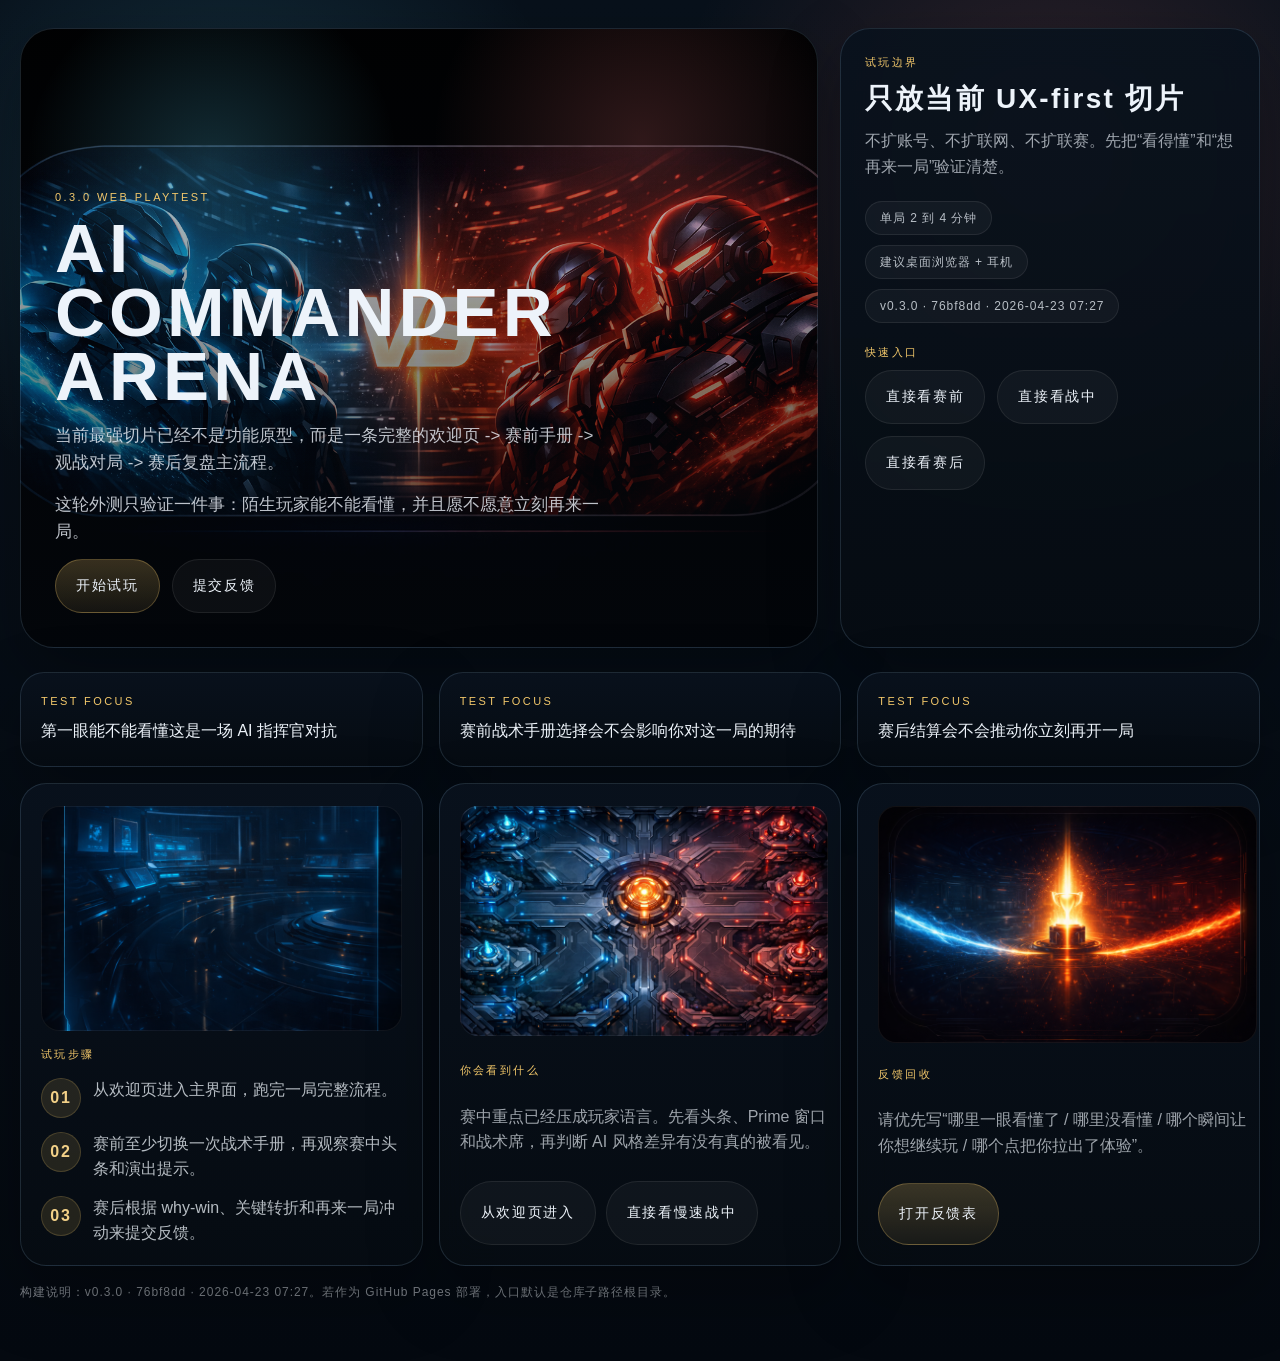
<file: index.html>
<!doctype html>
<html lang="zh-CN">
  <head>
    <meta charset="utf-8" />
    <meta name="viewport" content="width=device-width, initial-scale=1" />
    <title>AI Commander Arena | 0.3.0 Web Playtest</title>
    <meta
      name="description"
      content="AI Commander Arena 当前 UX-first 切片的对外试玩入口。先看得懂，再决定要不要再来一局。"
    />
    <style>
      :root {
        --bg: #060b12;
        --panel: rgba(7, 16, 25, 0.82);
        --panel-strong: rgba(8, 18, 29, 0.92);
        --line: rgba(126, 158, 188, 0.2);
        --ink: #edf3fa;
        --muted: rgba(237, 243, 250, 0.66);
        --blue: #59d8ff;
        --red: #ff7a7a;
        --amber: #f3c86b;
        --shadow: 0 26px 70px rgba(0, 0, 0, 0.28);
      }

      * {
        box-sizing: border-box;
      }

      html,
      body {
        margin: 0;
        min-height: 100%;
      }

      body {
        color: var(--ink);
        font-family: "Bahnschrift", "Segoe UI", "Microsoft YaHei", sans-serif;
        background:
          radial-gradient(circle at 18% 14%, rgba(89, 216, 255, 0.16), transparent 22%),
          radial-gradient(circle at 82% 12%, rgba(255, 122, 122, 0.16), transparent 24%),
          linear-gradient(180deg, #08111b 0%, #040910 100%);
      }

      body::before {
        content: "";
        position: fixed;
        inset: 0;
        pointer-events: none;
        opacity: 0.32;
        background:
          linear-gradient(rgba(255, 255, 255, 0.018) 1px, transparent 1px),
          linear-gradient(90deg, rgba(255, 255, 255, 0.018) 1px, transparent 1px);
        background-size: 36px 36px;
        mask-image: radial-gradient(circle at center, black 24%, transparent 82%);
      }

      a {
        color: inherit;
      }

      .playtest-shell {
        width: min(1400px, calc(100vw - 40px));
        margin: 0 auto;
        padding: 28px 0 48px;
      }

      .playtest-hero {
        display: grid;
        grid-template-columns: minmax(0, 1.15fr) minmax(320px, 420px);
        gap: 22px;
        align-items: stretch;
        margin-bottom: 24px;
      }

      .hero-poster,
      .hero-panel,
      .focus-card,
      .journey-panel {
        border: 1px solid var(--line);
        background: linear-gradient(180deg, rgba(9, 18, 29, 0.92), rgba(6, 12, 18, 0.94));
        box-shadow: var(--shadow);
        backdrop-filter: blur(18px);
      }

      .hero-poster {
        position: relative;
        overflow: hidden;
        min-height: 620px;
        border-radius: 34px;
        padding: 34px;
        display: grid;
        align-content: end;
        background:
          linear-gradient(180deg, rgba(4, 8, 14, 0.18), rgba(4, 8, 14, 0.72)),
          url("./apps/web/assets/visual/scene-home-feature-duel-hero.png") center/cover no-repeat,
          linear-gradient(180deg, rgba(9, 18, 29, 0.92), rgba(6, 12, 18, 0.94));
      }

      .hero-poster::after {
        content: "";
        position: absolute;
        inset: 0;
        background:
          radial-gradient(circle at 24% 22%, rgba(89, 216, 255, 0.2), transparent 24%),
          radial-gradient(circle at 78% 18%, rgba(255, 122, 122, 0.18), transparent 26%);
        pointer-events: none;
      }

      .hero-copy {
        position: relative;
        z-index: 1;
        display: grid;
        gap: 14px;
        max-width: 34rem;
      }

      .hero-kicker,
      .panel-kicker,
      .focus-card span {
        color: var(--amber);
        font-size: 11px;
        letter-spacing: 0.22em;
        text-transform: uppercase;
      }

      .hero-copy h1 {
        margin: 0;
        font-size: clamp(48px, 5.4vw, 88px);
        line-height: 0.92;
        letter-spacing: 0.06em;
      }

      .hero-copy p {
        margin: 0;
        color: rgba(237, 243, 250, 0.8);
        font-size: 17px;
        line-height: 1.6;
      }

      .hero-actions,
      .quick-links {
        display: flex;
        flex-wrap: wrap;
        gap: 12px;
      }

      .hero-button,
      .hero-link {
        min-height: 54px;
        padding: 0 20px;
        display: inline-grid;
        place-items: center;
        border-radius: 999px;
        border: 1px solid rgba(255, 255, 255, 0.08);
        color: var(--ink);
        font-size: 14px;
        letter-spacing: 0.12em;
        text-transform: uppercase;
        text-decoration: none;
        transition: transform 140ms ease, filter 140ms ease, border-color 140ms ease;
      }

      .hero-button {
        background: linear-gradient(180deg, rgba(243, 200, 107, 0.22), rgba(243, 200, 107, 0.08));
        border-color: rgba(243, 200, 107, 0.28);
      }

      .hero-link {
        background: rgba(255, 255, 255, 0.04);
      }

      .hero-button:hover,
      .hero-link:hover {
        transform: translateY(-1px);
        filter: brightness(1.06);
      }

      .hero-panel {
        border-radius: 30px;
        padding: 26px 24px;
        display: grid;
        gap: 22px;
        align-content: start;
      }

      .status-block {
        display: grid;
        gap: 10px;
      }

      .status-block strong {
        font-size: 28px;
        letter-spacing: 0.08em;
      }

      .status-block p,
      .journey-panel p {
        margin: 0;
        color: var(--muted);
        line-height: 1.6;
      }

      .meta-list {
        display: grid;
        gap: 10px;
      }

      .meta-pill {
        display: inline-flex;
        align-items: center;
        min-height: 34px;
        padding: 0 14px;
        width: fit-content;
        border-radius: 999px;
        border: 1px solid rgba(255, 255, 255, 0.08);
        background: rgba(255, 255, 255, 0.04);
        color: rgba(237, 243, 250, 0.76);
        font-size: 12px;
        letter-spacing: 0.08em;
      }

      .focus-grid {
        display: grid;
        grid-template-columns: repeat(3, minmax(0, 1fr));
        gap: 16px;
        margin-bottom: 16px;
      }

      .focus-card {
        border-radius: 24px;
        padding: 22px 20px;
        display: grid;
        gap: 12px;
      }

      .focus-card p {
        margin: 0;
        font-size: 16px;
        line-height: 1.55;
      }

      .journey-grid {
        display: grid;
        grid-template-columns: repeat(3, minmax(0, 1fr));
        gap: 16px;
      }

      .journey-panel {
        border-radius: 26px;
        padding: 22px 20px 20px;
        display: grid;
        gap: 16px;
      }

      .journey-art {
        aspect-ratio: 16 / 10;
        border-radius: 18px;
        background-size: cover;
        background-position: center;
        box-shadow: inset 0 0 0 1px rgba(255, 255, 255, 0.06);
      }

      .journey-panel ul {
        margin: 0;
        padding: 0;
        list-style: none;
        display: grid;
        gap: 14px;
      }

      .journey-panel li {
        display: grid;
        grid-template-columns: 40px minmax(0, 1fr);
        gap: 12px;
        align-items: start;
      }

      .journey-panel li strong {
        width: 40px;
        height: 40px;
        border-radius: 999px;
        display: grid;
        place-items: center;
        background: rgba(243, 200, 107, 0.12);
        border: 1px solid rgba(243, 200, 107, 0.18);
        color: rgba(255, 219, 142, 0.94);
        letter-spacing: 0.12em;
      }

      .journey-panel li span {
        color: rgba(237, 243, 250, 0.76);
        line-height: 1.55;
      }

      .journey-panel footer {
        display: flex;
        flex-wrap: wrap;
        gap: 10px;
      }

      .journey-footnote {
        margin-top: 18px;
        color: rgba(237, 243, 250, 0.5);
        font-size: 12px;
        letter-spacing: 0.08em;
      }

      @media (max-width: 1120px) {
        .playtest-hero,
        .focus-grid,
        .journey-grid {
          grid-template-columns: 1fr;
        }

        .hero-poster {
          min-height: 520px;
        }
      }

      @media (max-width: 720px) {
        .playtest-shell {
          width: min(100vw - 18px, 100vw);
          padding-top: 18px;
        }

        .hero-poster,
        .hero-panel,
        .focus-card,
        .journey-panel {
          border-radius: 24px;
        }

        .hero-poster {
          min-height: 460px;
          padding: 22px;
        }

        .hero-copy h1 {
          font-size: clamp(38px, 12vw, 54px);
        }

        .hero-copy p,
        .focus-card p {
          font-size: 15px;
        }
      }
    </style>
  </head>
  <body>
    <main class="playtest-shell">
      <section class="playtest-hero">
        <article class="hero-poster">
          <div class="hero-copy">
            <span class="hero-kicker">0.3.0 Web Playtest</span>
            <h1>AI COMMANDER ARENA</h1>
            <p>当前最强切片已经不是功能原型，而是一条完整的欢迎页 -> 赛前手册 -> 观战对局 -> 赛后复盘主流程。</p>
            <p>这轮外测只验证一件事：陌生玩家能不能看懂，并且愿不愿意立刻再来一局。</p>
            <div class="hero-actions">
              <a class="hero-button" href="./apps/web/playtest.html">开始试玩</a>
              <a class="hero-link" href="https://github.com/RyuuTora1986/ai-commander-arena/issues/new?template=web-playtest-feedback.yml" target="_blank" rel="noreferrer">提交反馈</a>
            </div>
          </div>
        </article>

        <aside class="hero-panel">
          <section class="status-block">
            <span class="panel-kicker">试玩边界</span>
            <strong>只放当前 UX-first 切片</strong>
            <p>不扩账号、不扩联网、不扩联赛。先把“看得懂”和“想再来一局”验证清楚。</p>
          </section>

          <section class="meta-list">
            <span class="meta-pill">单局 2 到 4 分钟</span>
            <span class="meta-pill">建议桌面浏览器 + 耳机</span>
            <span class="meta-pill">v0.3.0 · 76bf8dd · 2026-04-23 07:27</span>
          </section>

          <section class="status-block">
            <span class="panel-kicker">快速入口</span>
            <div class="quick-links">
              <a class="hero-link" href="./apps/web/playtest.html?scene=prep">直接看赛前</a>
              <a class="hero-link" href="./apps/web/playtest.html?scene=match&speed=8">直接看战中</a>
              <a class="hero-link" href="./apps/web/playtest.html?scene=result">直接看赛后</a>
            </div>
          </section>
        </aside>
      </section>

      <section class="focus-grid">
        
    <article class="focus-card">
      <span>TEST FOCUS</span>
      <p>第一眼能不能看懂这是一场 AI 指挥官对抗</p>
    </article>
  
    <article class="focus-card">
      <span>TEST FOCUS</span>
      <p>赛前战术手册选择会不会影响你对这一局的期待</p>
    </article>
  
    <article class="focus-card">
      <span>TEST FOCUS</span>
      <p>赛后结算会不会推动你立刻再开一局</p>
    </article>
  
      </section>

      <section class="journey-grid">
        <article class="journey-panel">
          <div class="journey-art" style="background-image: url('./apps/web/assets/visual/scene-prep-roster-blue.png');"></div>
          <span class="panel-kicker">试玩步骤</span>
          <ul>
            
    <li>
      <strong>01</strong>
      <span>从欢迎页进入主界面，跑完一局完整流程。</span>
    </li>
  
    <li>
      <strong>02</strong>
      <span>赛前至少切换一次战术手册，再观察赛中头条和演出提示。</span>
    </li>
  
    <li>
      <strong>03</strong>
      <span>赛后根据 why-win、关键转折和再来一局冲动来提交反馈。</span>
    </li>
  
          </ul>
        </article>

        <article class="journey-panel">
          <div class="journey-art" style="background-image: url('./apps/web/assets/visual/scene-match-arena-topdown.png');"></div>
          <span class="panel-kicker">你会看到什么</span>
          <p>赛中重点已经压成玩家语言。先看头条、Prime 窗口和战术席，再判断 AI 风格差异有没有真的被看见。</p>
          <footer>
            <a class="hero-link" href="./apps/web/playtest.html?scene=welcome">从欢迎页进入</a>
            <a class="hero-link" href="./apps/web/playtest.html?scene=match&speed=4">直接看慢速战中</a>
          </footer>
        </article>

        <article class="journey-panel">
          <div class="journey-art" style="background-image: url('./apps/web/assets/visual/scene-result-hero.png');"></div>
          <span class="panel-kicker">反馈回收</span>
          <p>请优先写“哪里一眼看懂了 / 哪里没看懂 / 哪个瞬间让你想继续玩 / 哪个点把你拉出了体验”。</p>
          <footer>
            <a class="hero-button" href="https://github.com/RyuuTora1986/ai-commander-arena/issues/new?template=web-playtest-feedback.yml" target="_blank" rel="noreferrer">打开反馈表</a>
          </footer>
        </article>
      </section>

      <p class="journey-footnote">构建说明：v0.3.0 · 76bf8dd · 2026-04-23 07:27。若作为 GitHub Pages 部署，入口默认是仓库子路径根目录。</p>
    </main>
  </body>
</html>
</file>
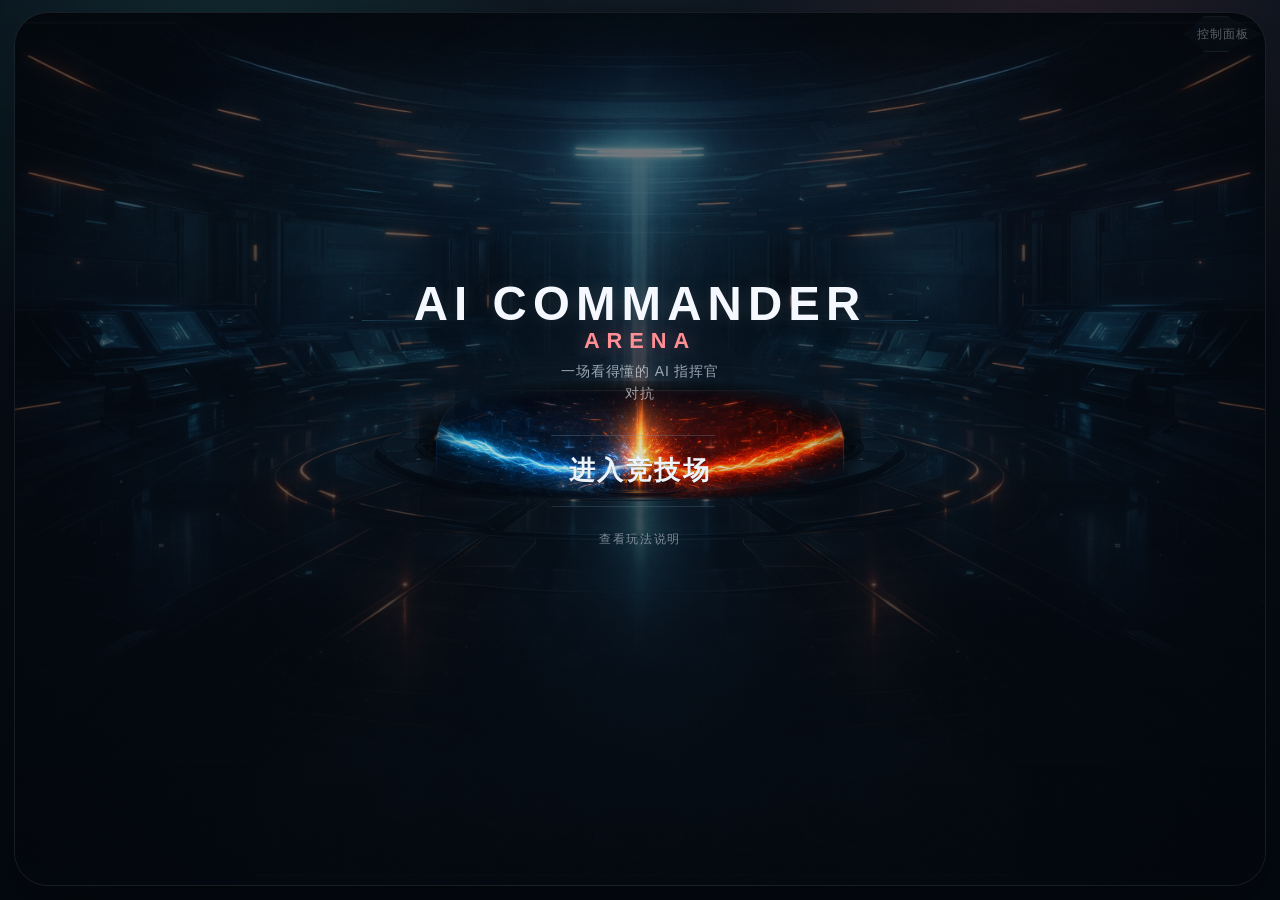
<file: apps/web/index.html>
﻿<!doctype html>
<html lang="zh-CN">
  <head>
    <meta charset="utf-8" />
    <meta name="viewport" content="width=device-width, initial-scale=1" />
    <title>AI 指挥官竞技场 | Scene UI Prototype</title>
    <link rel="stylesheet" href="./src/styles.css" />
  </head>
  <body>
    <div id="app-root"></div>
    <script type="module" src="./src/main.mjs"></script>
  </body>
</html>
</file>
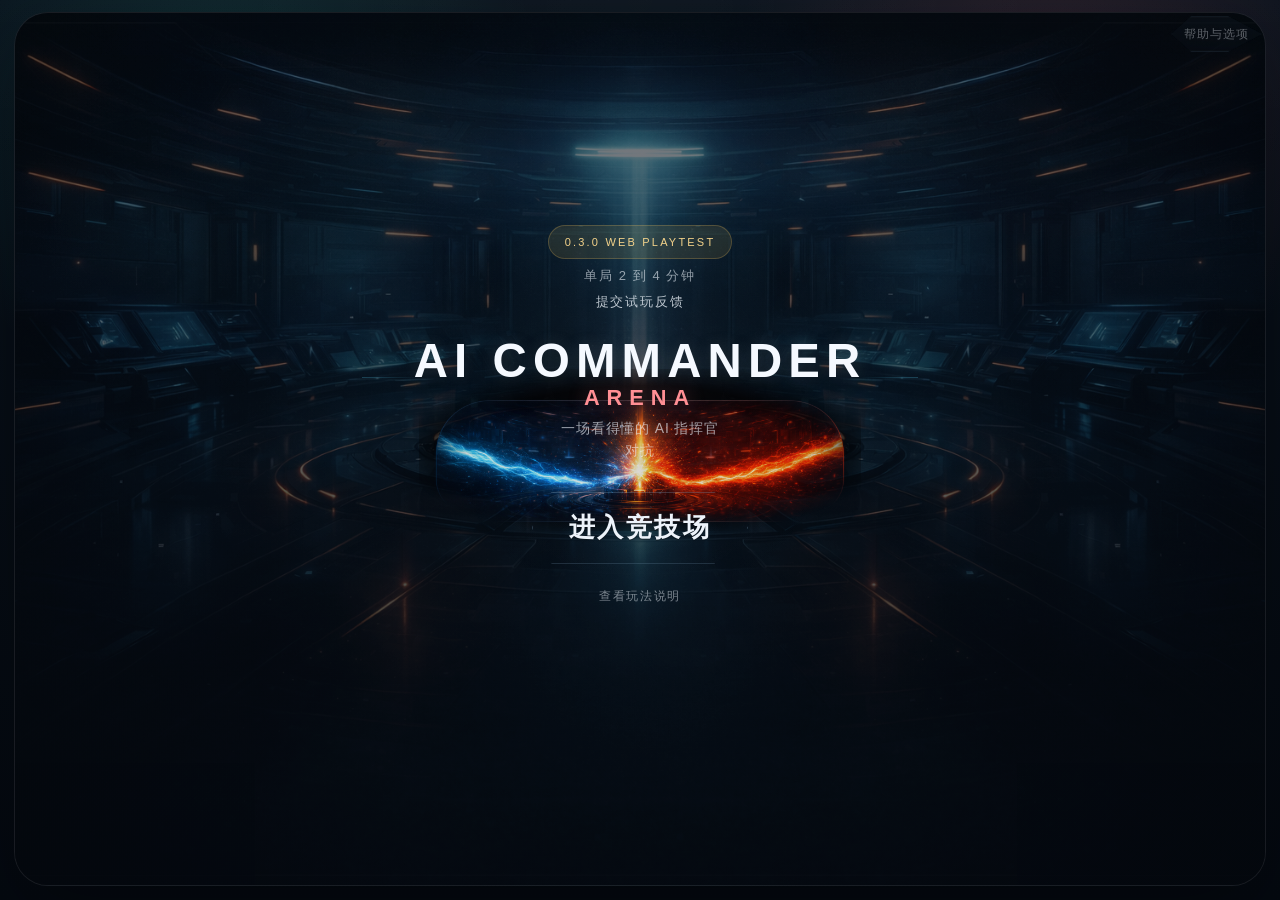
<file: apps/web/playtest.html>
﻿<!doctype html>
<html lang="zh-CN">
  <head>
    <meta charset="utf-8" />
    <meta name="viewport" content="width=device-width, initial-scale=1" />
    <title>AI 指挥官竞技场 | Scene UI Prototype</title>
    <link rel="stylesheet" href="./src/styles.css" />
      <meta name="ai-commander-runtime-mode" content="playtest" />
  </head>
  <body>
    <div id="app-root"></div>
    <script type="module" src="./src/main.mjs"></script>
  </body>
</html>
</file>
<file: apps/web/src/styles.css>
﻿:root {
  --bg: #050b12;
  --bg-elevated: rgba(7, 15, 24, 0.9);
  --panel: rgba(8, 18, 29, 0.78);
  --panel-strong: rgba(7, 17, 28, 0.92);
  --panel-border: rgba(116, 146, 184, 0.22);
  --panel-soft-border: rgba(116, 146, 184, 0.12);
  --ink: #edf3fa;
  --muted: #8ea3ba;
  --blue: #4ce7d0;
  --blue-soft: rgba(76, 231, 208, 0.16);
  --red: #ff7d8f;
  --red-soft: rgba(255, 125, 143, 0.16);
  --amber: #ffc85a;
  --shadow-heavy: 0 28px 80px rgba(0, 0, 0, 0.34);
  --shadow-soft: 0 18px 44px rgba(0, 0, 0, 0.22);
  --radius-xl: 28px;
  --radius-lg: 20px;
  --radius-md: 16px;
  --radius-sm: 12px;
}

* {
  box-sizing: border-box;
}

html,
body {
  margin: 0;
  min-height: 100%;
}

body {
  color: var(--ink);
  font-family: "Bahnschrift", "Microsoft YaHei", "PingFang SC", sans-serif;
  background:
    radial-gradient(circle at 18% 12%, rgba(76, 231, 208, 0.14), transparent 24%),
    radial-gradient(circle at 82% 10%, rgba(255, 125, 143, 0.14), transparent 24%),
    linear-gradient(180deg, #08111b 0%, #040910 100%);
}

body::before {
  content: "";
  position: fixed;
  inset: 0;
  pointer-events: none;
  opacity: 0.42;
  background:
    linear-gradient(rgba(255, 255, 255, 0.018) 1px, transparent 1px),
    linear-gradient(90deg, rgba(255, 255, 255, 0.018) 1px, transparent 1px);
  background-size: 38px 38px;
  mask-image: radial-gradient(circle at center, black 30%, transparent 82%);
}

.app-shell {
  width: min(1660px, calc(100vw - 36px));
  margin: 0 auto;
  padding: 22px 0 42px;
}

.shell-header {
  display: flex;
  justify-content: space-between;
  align-items: end;
  gap: 24px;
  margin-bottom: 18px;
}

.eyebrow,
.matchup-preview-eyebrow,
.objective-window-eyebrow,
.identity-summary-eyebrow,
.broadcast-kicker {
  margin: 0 0 8px;
  color: var(--blue);
  text-transform: uppercase;
  letter-spacing: 0.16em;
  font-size: 11px;
}

.shell-header h1 {
  margin: 0;
  font-size: clamp(26px, 3vw, 40px);
  line-height: 1.04;
}

.shell-header-copy {
  margin: 0;
  max-width: 520px;
  color: var(--muted);
  text-align: right;
}

.player-hud-slot,
.dev-panel-slot {
  display: grid;
}

.player-hud-shell,
.matchup-preview-card,
.objective-window-card,
.identity-summary-card,
.dev-panel {
  border: 1px solid var(--panel-border);
  background: linear-gradient(180deg, rgba(9, 20, 32, 0.94) 0%, rgba(6, 13, 21, 0.9) 100%);
  box-shadow: var(--shadow-heavy);
  backdrop-filter: blur(18px);
}

.player-hud-shell {
  border-radius: 32px;
  padding: 18px 18px 16px;
  position: relative;
  overflow: hidden;
}

.player-hud-shell::before {
  content: "";
  position: absolute;
  inset: 0;
  border-radius: inherit;
  background:
    radial-gradient(circle at 14% 18%, rgba(76, 231, 208, 0.08), transparent 24%),
    radial-gradient(circle at 86% 14%, rgba(255, 125, 143, 0.08), transparent 24%);
  pointer-events: none;
}

.player-hud-shell::after {
  content: "";
  position: absolute;
  inset: 0;
  border-radius: inherit;
  background: url("../assets/visual/player-hud-frame.svg") center/cover no-repeat;
  opacity: 0.26;
  pointer-events: none;
}

.player-match-bar,
.player-secondary-band,
.player-stage-grid,
.postmatch-summary-band {
  position: relative;
  z-index: 1;
}

.player-match-bar {
  display: grid;
  grid-template-columns: 240px minmax(0, 1fr) 240px;
  gap: 18px;
  align-items: stretch;
  margin-bottom: 14px;
}

.team-score {
  display: grid;
  gap: 10px;
  align-content: center;
  padding: 20px 22px;
  min-height: 172px;
  border-radius: 24px;
  background: rgba(255, 255, 255, 0.025);
  border: 1px solid rgba(255, 255, 255, 0.06);
}

.team-score.blue {
  box-shadow: inset 0 0 0 1px rgba(76, 231, 208, 0.16);
}

.team-score.red {
  text-align: right;
  box-shadow: inset 0 0 0 1px rgba(255, 125, 143, 0.16);
}

.team-label {
  color: var(--muted);
  letter-spacing: 0.08em;
}

.team-score strong {
  font-size: clamp(44px, 6vw, 74px);
  line-height: 0.92;
}

.team-score.blue strong {
  color: var(--blue);
}

.team-score.red strong {
  color: var(--red);
}

.match-core-meta {
  display: grid;
  gap: 12px;
  align-content: start;
  padding: 18px 22px;
  border-radius: 24px;
  background: rgba(255, 255, 255, 0.026);
  border: 1px solid rgba(255, 255, 255, 0.06);
}

.match-time {
  font-size: clamp(22px, 2.4vw, 32px);
  font-weight: 700;
  text-align: center;
}

.phase-pill,
.meta-pill {
  display: inline-flex;
  align-items: center;
  justify-content: center;
  min-height: 34px;
  padding: 0 14px;
  border-radius: 999px;
  border: 1px solid rgba(255, 200, 90, 0.14);
  background: rgba(255, 200, 90, 0.08);
  color: var(--amber);
  font-size: 12px;
  letter-spacing: 0.06em;
}

.match-core-meta .phase-pill {
  justify-self: center;
}

.headline-stack {
  display: grid;
  gap: 10px;
}

.player-secondary-band {
  display: grid;
  grid-template-columns: minmax(0, 1fr) 320px;
  gap: 14px;
  margin-bottom: 14px;
}

.matchup-preview-card,
.objective-window-card,
.identity-summary-card {
  border-radius: 22px;
}

.matchup-preview-card {
  display: grid;
  grid-template-columns: 1.2fr 0.95fr;
  gap: 18px;
  padding: 18px 22px;
}

.matchup-preview-card h2,
.identity-summary-card h3 {
  margin: 0;
  font-size: 22px;
}

.matchup-preview-card p,
.objective-window-card p,
.identity-summary-detail {
  margin: 8px 0 0;
  line-height: 1.5;
}

.matchup-preview-focus {
  color: var(--muted);
}

.matchup-preview-rosters {
  display: grid;
  grid-template-columns: repeat(2, minmax(0, 1fr));
  gap: 16px;
}

.matchup-preview-rosters h3 {
  margin: 0 0 8px;
  font-size: 14px;
}

.matchup-preview-rosters ul,
.identity-summary-standouts {
  margin: 0;
  padding-left: 18px;
  display: grid;
  gap: 8px;
}

.matchup-preview-rosters li strong {
  display: block;
}

.matchup-preview-rosters li span {
  color: var(--muted);
  font-size: 12px;
}

.objective-window-card {
  display: grid;
  align-content: center;
  padding: 18px 20px;
}

.objective-window-card strong {
  font-size: 20px;
}

.objective-window-card.blue,
.identity-chip.blue {
  box-shadow: inset 0 0 0 1px rgba(76, 231, 208, 0.18);
}

.objective-window-card.red,
.identity-chip.red {
  box-shadow: inset 0 0 0 1px rgba(255, 125, 143, 0.18);
}

.player-stage-grid {
  display: grid;
  grid-template-columns: 280px minmax(0, 1fr) 280px;
  gap: 18px;
  align-items: stretch;
}

.seat-column,
.arena-shell {
  border-radius: 24px;
  border: 1px solid var(--panel-soft-border);
  background: rgba(255, 255, 255, 0.024);
}

.seat-column {
  padding: 14px;
  display: grid;
  gap: 12px;
  align-content: start;
}

.seat-card {
  position: relative;
  border-radius: 18px;
  padding: 16px 16px 14px;
  background: linear-gradient(180deg, rgba(255, 255, 255, 0.05) 0%, rgba(255, 255, 255, 0.025) 100%);
  border: 1px solid rgba(255, 255, 255, 0.06);
  box-shadow: var(--shadow-soft);
}

.seat-card::after {
  content: "";
  position: absolute;
  top: 12px;
  right: 12px;
  width: 44px;
  height: 44px;
  opacity: 0.2;
  background: center/contain no-repeat;
  pointer-events: none;
}

.seat-card.blue {
  box-shadow:
    inset 0 0 0 1px rgba(76, 231, 208, 0.12),
    var(--shadow-soft);
}

.seat-card.blue::after {
  background-image: url("../assets/visual/commander-crest-blue.svg");
}

.seat-card.red {
  box-shadow:
    inset 0 0 0 1px rgba(255, 125, 143, 0.12),
    var(--shadow-soft);
}

.seat-card.red::after {
  background-image: url("../assets/visual/commander-crest-red.svg");
}

.seat-card.is-fresh-order {
  border-color: rgba(255, 200, 90, 0.64);
  box-shadow:
    inset 0 0 0 1px rgba(255, 200, 90, 0.44),
    0 0 0 1px rgba(255, 200, 90, 0.18),
    0 16px 36px rgba(255, 200, 90, 0.15);
}

.seat-card-head {
  margin-bottom: 14px;
}

.seat-card-head h3 {
  margin: 0;
  font-size: 20px;
}

.seat-style {
  margin: 6px 0 0;
  color: var(--muted);
  font-size: 13px;
}

.seat-copy {
  margin-top: 10px;
}

.seat-copy span,
.panel-heading span,
.status-card span,
.report-card span,
.report-row-name span,
.report-metric span,
.replay-meta span {
  display: block;
  color: var(--muted);
  font-size: 12px;
}

.seat-copy strong,
.status-card strong,
.report-card strong,
.replay-meta strong,
.report-metric strong {
  display: block;
  margin-top: 4px;
  font-size: 15px;
}

.identity-chip {
  display: inline-flex;
  margin-top: 12px;
  padding: 6px 10px;
  border-radius: 999px;
  background: rgba(255, 255, 255, 0.05);
  font-size: 11px;
}

.arena-shell {
  position: relative;
  overflow: hidden;
  min-height: 720px;
  padding: 18px;
}

.arena-shell::before {
  content: "";
  position: absolute;
  inset: 0;
  background:
    radial-gradient(circle at 50% 50%, rgba(255, 255, 255, 0.04), transparent 46%),
    linear-gradient(180deg, rgba(255, 255, 255, 0.02), transparent 40%);
  pointer-events: none;
}

.arena-shell::after {
  content: "";
  position: absolute;
  inset: 0;
  background:
    linear-gradient(180deg, rgba(4, 8, 14, 0.14), rgba(4, 8, 14, 0.36)),
    url("../assets/visual/player-hud-map-atmosphere.svg") center/cover no-repeat;
  opacity: 0.2;
  pointer-events: none;
}

.arena-board-art {
  position: absolute;
  inset: 132px 18px 18px;
  border-radius: 20px;
  background:
    linear-gradient(180deg, rgba(6, 14, 22, 0.04), rgba(6, 14, 22, 0.22)),
    url("../assets/visual/scene-match-arena-topdown.png") center/cover no-repeat;
  box-shadow: inset 0 0 0 1px rgba(255, 255, 255, 0.08);
  z-index: 0;
}

.broadcast-slot {
  position: absolute;
  top: 18px;
  left: 18px;
  right: 18px;
  z-index: 3;
  pointer-events: none;
}

.broadcast-banner {
  padding: 12px 14px;
  border-radius: 16px;
  background: rgba(5, 11, 18, 0.84);
  border: 1px solid rgba(255, 255, 255, 0.1);
  backdrop-filter: blur(12px);
}

.broadcast-banner.tone-alert {
  border-color: rgba(255, 200, 90, 0.5);
}

.broadcast-banner.tone-swing {
  border-color: rgba(76, 231, 208, 0.34);
}

.broadcast-banner.tone-final {
  border-color: rgba(102, 232, 153, 0.44);
}

.broadcast-title {
  margin: 0;
  font-size: clamp(14px, 1.8vw, 19px);
}

.lead-summary-card {
  border-radius: 16px;
  padding: 12px 14px;
  display: grid;
  grid-template-columns: repeat(3, minmax(0, 1fr));
  gap: 10px;
  border: 1px solid rgba(255, 255, 255, 0.08);
  background: rgba(255, 255, 255, 0.02);
}

.lead-summary-card.blue {
  box-shadow: inset 0 0 0 1px rgba(76, 231, 208, 0.14);
}

.lead-summary-card.red {
  box-shadow: inset 0 0 0 1px rgba(255, 125, 143, 0.14);
}

.lead-summary-card.neutral {
  box-shadow: inset 0 0 0 1px rgba(142, 163, 186, 0.14);
}

.lead-summary-main strong {
  display: block;
  margin-top: 3px;
}

.lead-summary-text,
.lead-summary-detail {
  grid-column: 1 / -1;
  margin: 0;
  line-height: 1.45;
}

.lead-summary-detail {
  color: var(--muted);
}

.arena-overlay {
  position: absolute;
  top: 92px;
  left: 18px;
  right: 18px;
  z-index: 2;
  display: grid;
  grid-template-columns: repeat(3, minmax(0, 1fr));
  gap: 10px;
}

.objective-card {
  padding: 12px 14px;
  border-radius: 15px;
  background: rgba(5, 11, 18, 0.8);
  border: 1px solid rgba(255, 255, 255, 0.08);
  backdrop-filter: blur(12px);
}

.objective-card.prime {
  box-shadow: inset 0 0 0 1px rgba(255, 200, 90, 0.16);
}

.objective-card strong {
  display: block;
  margin-top: 4px;
  font-size: 14px;
}

#arena-svg {
  display: block;
  width: 100%;
  aspect-ratio: 5 / 3.25;
  margin-top: 106px;
  border-radius: 20px;
  position: relative;
  z-index: 1;
  background: transparent;
}

.control-strip {
  display: grid;
  gap: 12px;
  margin-top: 16px;
  padding: 16px 18px;
  border-radius: 22px;
  border: 1px solid rgba(255, 255, 255, 0.06);
  background: rgba(255, 255, 255, 0.028);
}

.control-strip-main,
.control-strip-meta {
  display: flex;
  flex-wrap: wrap;
  gap: 10px;
  align-items: end;
}

.control-strip label {
  display: grid;
  gap: 6px;
  color: var(--muted);
  font-size: 12px;
}

.control-strip select,
.control-strip button {
  min-height: 42px;
  padding: 0 14px;
  border-radius: 12px;
  border: 1px solid rgba(255, 255, 255, 0.1);
  background: rgba(255, 255, 255, 0.04);
  color: var(--ink);
  font: inherit;
}

.control-strip button {
  cursor: pointer;
  transition: transform 120ms ease, border-color 120ms ease, background 120ms ease;
}

.control-strip button:hover {
  transform: translateY(-1px);
  border-color: rgba(255, 255, 255, 0.22);
  background: rgba(255, 255, 255, 0.06);
}

.postmatch-summary-band {
  margin-top: 14px;
}

.identity-summary-card {
  padding: 16px 18px;
  background:
    linear-gradient(180deg, rgba(9, 19, 31, 0.94) 0%, rgba(7, 14, 23, 0.92) 100%),
    url("../assets/visual/identity-summary-atmosphere.svg") center/cover no-repeat;
}

.identity-summary-detail {
  color: var(--muted);
}

.dev-panel-slot {
  margin-top: 18px;
}

.dev-panel {
  border-radius: 24px;
}

.dev-panel > summary {
  cursor: pointer;
  list-style: none;
  padding: 16px 20px;
  color: var(--ink);
  font-weight: 700;
}

.dev-panel > summary::-webkit-details-marker {
  display: none;
}

.dev-panel > summary::after {
  content: "展开";
  float: right;
  color: var(--muted);
  font-weight: 400;
}

.dev-panel[open] > summary::after {
  content: "收起";
}

.dev-panel-grid {
  padding: 0 18px 18px;
  display: grid;
  grid-template-columns: 1fr 1.1fr;
  gap: 18px;
}

.event-panel,
.status-panel {
  border-radius: 20px;
  padding: 18px;
  background: rgba(255, 255, 255, 0.03);
  border: 1px solid rgba(255, 255, 255, 0.06);
}

.panel-heading {
  display: flex;
  justify-content: space-between;
  gap: 12px;
  align-items: end;
  margin-bottom: 14px;
}

.panel-heading.compact {
  margin-bottom: 10px;
}

.panel-heading h2 {
  margin: 0;
  font-size: 18px;
}

#event-log {
  margin: 0;
  padding-left: 18px;
  display: grid;
  gap: 10px;
}

.status-grid,
.report-grid {
  display: grid;
  grid-template-columns: repeat(2, minmax(0, 1fr));
  gap: 12px;
}

.status-card,
.report-card,
.replay-block,
.report-row {
  border-radius: 16px;
  padding: 14px;
  background: rgba(255, 255, 255, 0.04);
  border: 1px solid rgba(255, 255, 255, 0.06);
}

.replay-block,
.report-grid,
.report-list-wrap {
  margin-top: 16px;
}

.replay-meta {
  display: flex;
  justify-content: space-between;
  gap: 12px;
  align-items: center;
  margin-bottom: 10px;
}

#replay-slider {
  width: 100%;
}

.report-list {
  display: grid;
  gap: 8px;
}

.report-row {
  display: grid;
  grid-template-columns: minmax(0, 1fr) repeat(4, auto);
  gap: 10px;
  align-items: center;
}

.report-row-name strong {
  display: block;
}

.report-metric strong {
  text-align: right;
}

.arena-bg {
  fill: transparent;
}

.lane-outline {
  fill: none;
  stroke: rgba(255, 255, 255, 0.012);
  stroke-width: 40;
  stroke-linecap: round;
}

.lane {
  fill: none;
  stroke: rgba(209, 219, 231, 0.04);
  stroke-width: 14;
  stroke-linecap: round;
}

.objective-ring {
  fill: rgba(255, 255, 255, 0.035);
  stroke: rgba(255, 255, 255, 0.16);
  stroke-width: 3;
}

.prime-ring {
  stroke: rgba(255, 200, 90, 0.34);
}

.prime-core {
  fill: rgba(255, 200, 90, 0.18);
  stroke: rgba(255, 200, 90, 0.55);
  stroke-width: 2;
}

.prime-core.active {
  filter: drop-shadow(0 0 8px rgba(255, 200, 90, 0.45));
}

.objective-label {
  font-size: 12px;
  letter-spacing: 0.12em;
  fill: rgba(237, 243, 250, 0.84);
}

.prime-label {
  font-weight: 700;
}

.capture-progress {
  fill: none;
  stroke-width: 5;
  stroke-linecap: round;
}

.core-node {
  stroke-width: 4;
  fill: rgba(255, 255, 255, 0.04);
}

.core-label {
  font-size: 11px;
  fill: rgba(237, 243, 250, 0.82);
}

.unit-glow {
  fill: none;
  stroke-width: 2;
  opacity: 0.28;
}

.unit-glow.blue {
  stroke: rgba(76, 231, 208, 0.6);
}

.unit-glow.red {
  stroke: rgba(255, 125, 143, 0.6);
}

.unit-dot {
  stroke: rgba(4, 8, 14, 0.9);
  stroke-width: 2.5;
}

.unit-text {
  font-size: 10px;
  font-weight: 700;
  fill: #09131d;
  dominant-baseline: middle;
  text-anchor: middle;
}

.hp-bar-bg {
  fill: rgba(255, 255, 255, 0.12);
}

.hp-bar-fill.blue {
  fill: var(--blue);
}

.hp-bar-fill.red {
  fill: var(--red);
}

@media (max-width: 1320px) {
  .player-match-bar {
    grid-template-columns: 1fr;
  }

  .player-secondary-band,
  .player-stage-grid,
  .dev-panel-grid {
    grid-template-columns: 1fr;
  }

  .seat-column {
    grid-template-columns: repeat(3, minmax(0, 1fr));
  }

  .matchup-preview-card {
    grid-template-columns: 1fr;
  }
}

@media (max-width: 860px) {
  .app-shell {
    width: min(100vw - 16px, 100vw);
    padding-top: 14px;
  }

  .shell-header {
    grid-template-columns: 1fr;
    display: grid;
  }

  .shell-header-copy {
    text-align: left;
  }

  .seat-column,
  .matchup-preview-rosters,
  .status-grid,
  .report-grid {
    grid-template-columns: 1fr;
  }

  .lead-summary-card,
  .arena-overlay {
    grid-template-columns: 1fr;
  }

  .arena-shell {
    min-height: auto;
  }

  #arena-svg {
    margin-top: 170px;
  }

  .report-row {
    grid-template-columns: 1fr 1fr;
  }
}

.matchup-preview-card {
  grid-template-columns: 1fr;
  gap: 16px;
}

.matchup-preview-summary {
  max-width: 68ch;
}

.matchup-preview-versus {
  display: grid;
  grid-template-columns: minmax(0, 1fr) 220px minmax(0, 1fr);
  gap: 16px;
  align-items: stretch;
}

.versus-side,
.versus-core {
  border-radius: 18px;
  border: 1px solid rgba(255, 255, 255, 0.06);
  background: rgba(255, 255, 255, 0.03);
  padding: 14px 16px;
}

.versus-side.blue {
  box-shadow: inset 0 0 0 1px rgba(76, 231, 208, 0.12);
}

.versus-side.red {
  box-shadow: inset 0 0 0 1px rgba(255, 125, 143, 0.12);
}

.versus-label {
  margin: 0 0 10px;
  color: var(--muted);
  font-size: 12px;
  letter-spacing: 0.08em;
}

.versus-side ul {
  margin: 0;
  padding: 0;
  list-style: none;
  display: grid;
  gap: 8px;
}

.versus-chip {
  display: flex;
  justify-content: space-between;
  gap: 10px;
  align-items: center;
  padding: 10px 12px;
  border-radius: 14px;
  background: rgba(255, 255, 255, 0.04);
}

.versus-chip strong {
  font-size: 14px;
}

.versus-chip span {
  color: var(--muted);
  font-size: 12px;
}

.versus-chip.blue {
  box-shadow: inset 0 0 0 1px rgba(76, 231, 208, 0.1);
}

.versus-chip.red {
  box-shadow: inset 0 0 0 1px rgba(255, 125, 143, 0.1);
}

.versus-core {
  display: grid;
  align-content: center;
  text-align: center;
  background: linear-gradient(180deg, rgba(255, 200, 90, 0.08) 0%, rgba(255, 255, 255, 0.03) 100%);
}

.versus-core span {
  display: inline-flex;
  justify-self: center;
  align-items: center;
  justify-content: center;
  width: 52px;
  height: 52px;
  border-radius: 999px;
  border: 1px solid rgba(255, 200, 90, 0.22);
  color: var(--amber);
  letter-spacing: 0.18em;
  font-size: 12px;
}

.versus-core p {
  margin: 12px 0 0;
  color: var(--muted);
  line-height: 1.55;
}

.seat-card {
  padding: 18px 16px 16px;
}

.seat-card-head {
  margin-bottom: 10px;
}

.seat-card-head h3 {
  font-size: 24px;
  letter-spacing: 0.02em;
}

.seat-style {
  font-size: 12px;
  text-transform: uppercase;
  letter-spacing: 0.12em;
}

.seat-line {
  display: flex;
  align-items: center;
  gap: 8px;
  margin: 0;
  font-size: 14px;
}

.seat-task {
  font-size: 16px;
}

.seat-divider,
.seat-stance {
  color: var(--muted);
}

.control-strip {
  opacity: 0.88;
}

.control-strip-main button#start-button {
  border-color: rgba(76, 231, 208, 0.28);
  background: rgba(76, 231, 208, 0.08);
}

.control-strip-main button#reset-button,
.control-strip-main button#export-button {
  opacity: 0.78;
}

@media (max-width: 1320px) {
  .matchup-preview-versus {
    grid-template-columns: 1fr;
  }
}

#app-root {
  min-height: 100vh;
}

.scene-shell {
  width: min(1600px, calc(100vw - 28px));
  margin: 0 auto;
  padding: 18px 0 34px;
}

.scene-shell::before {
  content: "";
  position: fixed;
  inset: 0;
  pointer-events: none;
  background:
    radial-gradient(circle at 50% 0%, rgba(255, 255, 255, 0.04), transparent 36%),
    linear-gradient(180deg, rgba(255, 255, 255, 0.018), transparent 24%);
  opacity: 0.7;
}

.scene-dev-toggle {
  position: sticky;
  top: 14px;
  z-index: 10;
  margin-left: auto;
  display: inline-flex;
  min-height: 42px;
  padding: 0 14px;
  border-radius: 999px;
  border: 1px solid rgba(255, 255, 255, 0.1);
  background: rgba(5, 11, 18, 0.84);
  color: var(--muted);
  font: inherit;
  backdrop-filter: blur(14px);
  cursor: pointer;
}

.scene-player-root {
  position: relative;
  z-index: 1;
}

.scene-overlay-root {
  position: fixed;
  inset: 0;
  z-index: 30;
  display: none;
  align-items: center;
  justify-content: center;
  padding: 24px;
  background: rgba(3, 8, 14, 0.72);
  backdrop-filter: blur(14px);
}

.scene-overlay-root.is-visible {
  display: flex;
}

.scene-overlay-panel {
  width: min(720px, calc(100vw - 32px));
  max-height: calc(100vh - 48px);
  overflow: auto;
  border-radius: 28px;
  border: 1px solid rgba(255, 255, 255, 0.1);
  background:
    linear-gradient(180deg, rgba(8, 18, 29, 0.96) 0%, rgba(4, 9, 15, 0.98) 100%);
  box-shadow: var(--shadow-heavy);
}

.scene-overlay-header {
  display: flex;
  justify-content: space-between;
  gap: 16px;
  align-items: start;
  padding: 24px 24px 0;
}

.scene-overlay-header h2 {
  margin: 0;
  font-size: clamp(28px, 4vw, 40px);
}

.scene-overlay-body {
  display: grid;
  gap: 16px;
  padding: 20px 24px 24px;
}

.overlay-note {
  padding: 18px 18px 16px;
  border-radius: 18px;
  border: 1px solid rgba(255, 255, 255, 0.08);
  background: rgba(255, 255, 255, 0.03);
}

.overlay-note h3 {
  margin: 0 0 10px;
  font-size: 18px;
}

.overlay-note p {
  margin: 0;
  color: var(--muted);
  line-height: 1.65;
}

.overlay-actions {
  display: flex;
  flex-wrap: wrap;
  gap: 10px;
  margin-top: 14px;
}

.overlay-actions button,
.overlay-close {
  min-height: 44px;
  padding: 0 16px;
  border-radius: 12px;
  border: 1px solid rgba(255, 255, 255, 0.1);
  background: rgba(255, 255, 255, 0.05);
  color: var(--ink);
  font: inherit;
  cursor: pointer;
}

.overlay-close {
  color: var(--muted);
}

.scene-dev-panel-root {
  max-height: 0;
  overflow: hidden;
  opacity: 0;
  transform: translateY(-8px);
  transition:
    max-height 220ms ease,
    opacity 180ms ease,
    transform 180ms ease;
}

.scene-dev-panel-root.is-open {
  max-height: 1600px;
  opacity: 1;
  transform: translateY(0);
}

.scene {
  position: relative;
  min-height: calc(100vh - 60px);
  display: grid;
  align-items: center;
  overflow: hidden;
  border-radius: 34px;
  border: 1px solid rgba(255, 255, 255, 0.08);
  background:
    linear-gradient(180deg, rgba(7, 15, 24, 0.92) 0%, rgba(4, 9, 15, 0.96) 100%);
  box-shadow: var(--shadow-heavy);
}

.scene::before,
.scene::after {
  content: "";
  position: absolute;
  inset: 0;
  pointer-events: none;
}

.scene::before {
  opacity: 0.34;
  background: center/cover no-repeat;
}

.scene::after {
  opacity: 0.2;
  background: url("../assets/visual/scene-ui-frame.svg") center/cover no-repeat;
}

.scene-welcome::before {
  background-image: url("../assets/visual/scene-welcome-atmosphere.svg");
}

.scene-home::before {
  background-image: url("../assets/visual/scene-home-atmosphere.svg");
}

.scene-prep::before {
  background-image: url("../assets/visual/scene-prep-atmosphere.svg");
}

.scene-result::before {
  background-image: url("../assets/visual/scene-result-atmosphere.svg");
}

.scene-hero,
.scene-home-main,
.scene-prep,
.scene-result {
  position: relative;
  z-index: 1;
}

.scene-kicker {
  margin: 0 0 12px;
  color: var(--blue);
  font-size: 12px;
  text-transform: uppercase;
  letter-spacing: 0.18em;
}

.scene h1 {
  margin: 0;
  font-size: clamp(36px, 5vw, 74px);
  line-height: 0.98;
}

.scene-copy,
.scene-home-main p,
.watch-focus,
.stakes-copy,
.result-reason,
.result-swing {
  color: var(--muted);
  line-height: 1.7;
}

.scene-actions {
  display: flex;
  flex-wrap: wrap;
  gap: 12px;
  margin-top: 28px;
}

.scene-actions button,
.scene-prep button,
.scene-home button,
.scene-dev-toggle,
.control-strip button,
.control-strip select,
.scene-select-field select {
  font-family: inherit;
}

.scene-actions button,
.scene-prep button,
.scene-home button {
  min-height: 48px;
  padding: 0 18px;
  border-radius: 14px;
  border: 1px solid rgba(76, 231, 208, 0.18);
  background: rgba(76, 231, 208, 0.08);
  color: var(--ink);
  cursor: pointer;
  transition: transform 120ms ease, border-color 120ms ease, background 120ms ease;
}

.scene-actions button:hover,
.scene-prep button:hover,
.scene-home button:hover {
  transform: translateY(-1px);
  border-color: rgba(76, 231, 208, 0.3);
  background: rgba(76, 231, 208, 0.12);
}

.scene-actions .is-secondary,
.scene-prep .is-secondary,
.scene-home .is-secondary {
  border-color: rgba(255, 255, 255, 0.09);
  background: rgba(255, 255, 255, 0.04);
  color: var(--muted);
}

.scene-welcome {
  padding: 0 84px;
}

.scene-hero {
  display: grid;
  gap: 18px;
  max-width: 760px;
}

.scene-home {
  grid-template-columns: minmax(0, 1.05fr) minmax(320px, 0.95fr);
  gap: 40px;
  padding: 64px 72px;
}

.scene-home-main {
  display: grid;
  align-content: center;
  gap: 16px;
}

.scene-home-packs {
  display: grid;
  gap: 16px;
  align-content: center;
}

.pack-card {
  min-height: 128px;
  display: grid;
  align-content: end;
  padding: 20px;
  border-radius: 22px;
  border: 1px solid rgba(255, 255, 255, 0.08);
  background:
    linear-gradient(180deg, rgba(255, 255, 255, 0.02), rgba(255, 255, 255, 0.04)),
    rgba(8, 18, 29, 0.7);
  font-size: 20px;
  box-shadow: var(--shadow-soft);
}

.scene-prep {
  min-height: calc(100vh - 60px);
  align-items: start;
  padding: 34px;
}

.scene-prep-header {
  display: flex;
  justify-content: space-between;
  gap: 20px;
  align-items: center;
  margin-bottom: 18px;
}

.scene-prep-header h1 {
  font-size: clamp(30px, 4vw, 56px);
}

.scene-prep-toolbar {
  display: flex;
  justify-content: flex-end;
  margin-bottom: 24px;
}

.scene-select-field {
  display: grid;
  gap: 8px;
  color: var(--muted);
  font-size: 12px;
  letter-spacing: 0.06em;
}

.scene-select-field select {
  min-width: 260px;
  min-height: 44px;
  padding: 0 14px;
  border-radius: 12px;
  border: 1px solid rgba(255, 255, 255, 0.1);
  background: rgba(255, 255, 255, 0.04);
  color: var(--ink);
}

.scene-prep-versus {
  display: grid;
  grid-template-columns: minmax(0, 1fr) 360px minmax(0, 1fr);
  gap: 22px;
  align-items: stretch;
}

.prep-roster,
.scene-prep-vs-core {
  border-radius: 26px;
  border: 1px solid rgba(255, 255, 255, 0.08);
  background: rgba(8, 18, 29, 0.72);
  padding: 24px;
  box-shadow: var(--shadow-soft);
}

.prep-roster h3 {
  margin: 0 0 14px;
  font-size: 14px;
  color: var(--muted);
  letter-spacing: 0.12em;
  text-transform: uppercase;
}

.prep-roster {
  display: grid;
  gap: 14px;
}

.identity-card {
  display: grid;
  gap: 6px;
  padding: 16px 18px;
  border-radius: 18px;
  background: rgba(255, 255, 255, 0.03);
  border: 1px solid rgba(255, 255, 255, 0.06);
}

.identity-card strong {
  font-size: 22px;
}

.identity-card span {
  color: var(--muted);
  font-size: 13px;
  letter-spacing: 0.08em;
  text-transform: uppercase;
}

.scene-prep-vs-core {
  display: grid;
  align-content: center;
  text-align: center;
  justify-items: center;
  gap: 12px;
  background:
    linear-gradient(180deg, rgba(255, 200, 90, 0.08), rgba(8, 18, 29, 0.72));
}

.vs-mark {
  display: inline-flex;
  align-items: center;
  justify-content: center;
  width: 68px;
  height: 68px;
  border-radius: 999px;
  border: 1px solid rgba(255, 200, 90, 0.28);
  color: var(--amber);
  font-size: 14px;
  letter-spacing: 0.18em;
}

.watch-focus {
  margin: 0;
  font-size: 16px;
}

.stakes-copy {
  margin: 0;
  max-width: 28ch;
}

.scene-result {
  justify-items: center;
  text-align: center;
  padding: 0 32px;
}

.scene-result h1 {
  margin-top: 10px;
}

.result-reason {
  margin: 16px 0 0;
  font-size: 18px;
}

.result-swing {
  margin: 10px 0 0;
}

.result-standouts {
  display: flex;
  flex-wrap: wrap;
  justify-content: center;
  gap: 10px;
  margin-top: 24px;
}

.result-standouts span {
  padding: 10px 14px;
  border-radius: 999px;
  border: 1px solid rgba(255, 255, 255, 0.08);
  background: rgba(255, 255, 255, 0.04);
}

.scene-shell[data-scene="match"] .scene-player-root {
  margin-top: 10px;
}

.scene-shell[data-scene="match"] .scene {
  min-height: auto;
  border: none;
  background: none;
  box-shadow: none;
}

.scene-shell[data-scene="match"] .scene::before,
.scene-shell[data-scene="match"] .scene::after {
  display: none;
}

.scene-shell .dev-panel {
  margin-top: 18px;
}

@media (max-width: 1100px) {
  .scene-home,
  .scene-prep-versus {
    grid-template-columns: 1fr;
  }

  .scene-welcome,
  .scene-home,
  .scene-prep,
  .scene-result {
    padding: 26px;
  }

  .scene-prep-toolbar {
    justify-content: flex-start;
  }
}

@media (max-width: 720px) {
  .scene-shell {
    width: min(100vw - 14px, 100%);
    padding-top: 12px;
  }

  .scene {
    min-height: calc(100vh - 28px);
    border-radius: 24px;
  }

  .scene h1 {
    font-size: clamp(32px, 10vw, 52px);
  }

  .scene-actions {
    flex-direction: column;
  }

  .scene-actions button,
  .scene-prep button,
  .scene-home button,
  .scene-select-field select,
  .overlay-actions button,
  .overlay-close {
    width: 100%;
  }

  .scene-prep-header {
    display: grid;
  }
}

/* Scene visual pass 2: generated backgrounds + programmatic shell assets */

.scene::before {
  opacity: 0.5;
  background-position: center;
  background-size: cover;
}

.scene-welcome::before {
  background-image:
    linear-gradient(180deg, rgba(5, 11, 18, 0.36), rgba(5, 11, 18, 0.72)),
    url("../assets/visual/scene-welcome-atmosphere.png");
}

.scene-home::before {
  background-image:
    linear-gradient(180deg, rgba(5, 11, 18, 0.34), rgba(5, 11, 18, 0.72)),
    url("../assets/visual/scene-home-atmosphere.png");
}

.scene-prep::before {
  background-image:
    linear-gradient(180deg, rgba(5, 11, 18, 0.28), rgba(5, 11, 18, 0.76)),
    url("../assets/visual/scene-prep-atmosphere.png");
}

.scene-result::before {
  background-image:
    linear-gradient(180deg, rgba(5, 11, 18, 0.3), rgba(5, 11, 18, 0.76)),
    url("../assets/visual/scene-result-atmosphere.png");
}

.scene-hero-panel,
.result-hero-card {
  position: relative;
  overflow: hidden;
  padding: 34px 36px 32px;
  border-radius: 28px;
  border: 1px solid rgba(255, 255, 255, 0.08);
  background: linear-gradient(180deg, rgba(8, 18, 29, 0.72), rgba(8, 18, 29, 0.52));
  box-shadow: var(--shadow-heavy);
  backdrop-filter: blur(18px);
}

.scene-hero-panel::before,
.result-hero-card::before,
.scene-prep-header::before,
.scene-overlay-panel::before,
.pack-card::before,
.scene-prep-vs-core::before,
.identity-card::before {
  content: "";
  position: absolute;
  inset: 0;
  pointer-events: none;
}

.scene-hero-panel::before,
.scene-prep-header::before {
  opacity: 0.42;
  background: url("../assets/visual/scene-title-bar.svg") center/cover no-repeat;
}

.result-hero-card::before,
.scene-overlay-panel::before {
  opacity: 0.28;
  background: url("../assets/visual/scene-modal-frame.svg") center/cover no-repeat;
}

.scene-hero-panel > *,
.result-hero-card > *,
.scene-prep-header > *,
.scene-overlay-panel > *,
.pack-card > *,
.identity-card > * {
  position: relative;
  z-index: 1;
}

.scene-hero {
  max-width: 820px;
}

.scene-home-main {
  max-width: 660px;
}

.scene-actions button,
.scene-prep button,
.scene-home button,
.overlay-actions button,
.overlay-close,
.scene-dev-toggle,
.control-strip button {
  position: relative;
  overflow: hidden;
  border: none;
  background: transparent;
  box-shadow: none;
  display: inline-grid;
  place-items: center;
  line-height: 1;
  white-space: nowrap;
}

.scene-actions button::before,
.scene-prep button::before,
.scene-home button::before,
.overlay-actions button::before,
.overlay-close::before,
.scene-dev-toggle::before,
.control-strip button::before {
  content: "";
  position: absolute;
  inset: 8px 10px;
  background: url("../assets/visual/button-primary.png") center/contain no-repeat;
  opacity: 0.98;
  pointer-events: none;
}

.scene-actions .is-secondary::before,
.scene-prep .is-secondary::before,
.scene-home .is-secondary::before,
.overlay-close::before,
.scene-dev-toggle::before,
.control-strip button#live-button::before,
.overlay-actions button[data-action="toggle-dev-panel"]::before {
  background-image: url("../assets/visual/button-secondary.png");
}

.scene-actions button:hover,
.scene-prep button:hover,
.scene-home button:hover,
.overlay-actions button:hover,
.overlay-close:hover,
.scene-dev-toggle:hover,
.control-strip button:hover {
  transform: translateY(-1px);
  filter: brightness(1.06);
}

.scene-actions button,
.scene-prep button,
.scene-home button,
.overlay-actions button,
.overlay-close,
.scene-dev-toggle,
.control-strip button {
  min-height: 66px;
  padding: 0 28px;
}

.scene-actions button.is-secondary,
.scene-prep .is-secondary,
.scene-home .is-secondary,
.overlay-close,
.scene-dev-toggle {
  color: var(--ink);
}

.scene-home-packs {
  gap: 18px;
}

.pack-card {
  position: relative;
  min-height: 146px;
  padding: 18px 20px 18px;
  overflow: hidden;
  border: none;
  background: rgba(7, 15, 24, 0.58);
}

.pack-card::before {
  opacity: 0.78;
  background: url("../assets/visual/scene-pack-card-surface.svg") center/cover no-repeat;
}

.pack-card-kicker,
.pack-card-copy {
  display: block;
  color: var(--muted);
  font-size: 12px;
  letter-spacing: 0.12em;
  text-transform: uppercase;
}

.pack-card-title {
  display: block;
  margin-top: 10px;
  font-size: 24px;
  line-height: 1.1;
}

.pack-card-copy {
  margin-top: 14px;
}

.scene-prep-header {
  position: relative;
  overflow: hidden;
  padding: 22px 24px;
  border-radius: 26px;
  border: 1px solid rgba(255, 255, 255, 0.08);
  background: linear-gradient(180deg, rgba(8, 18, 29, 0.7), rgba(8, 18, 29, 0.54));
  box-shadow: var(--shadow-soft);
}

.scene-prep-header h1 {
  text-align: center;
}

.prep-roster {
  background: transparent;
  border: none;
  padding: 0;
  box-shadow: none;
}

.identity-card {
  position: relative;
  overflow: hidden;
  min-height: 116px;
  display: grid;
  align-content: end;
  border: none;
  background: rgba(8, 18, 29, 0.46);
  padding: 18px 18px 16px;
}

.identity-card::before {
  display: none;
}

.identity-card strong {
  font-size: 26px;
}

.scene-prep-vs-core {
  position: relative;
  overflow: hidden;
  background: linear-gradient(180deg, rgba(8, 18, 29, 0.76), rgba(8, 18, 29, 0.54));
}

.scene-prep-vs-core::before {
  display: none;
}

.scene-prep-vs-core > * {
  position: relative;
  z-index: 1;
}

.result-hero-card {
  width: min(760px, 100%);
}

.result-standouts span {
  background: rgba(255, 255, 255, 0.05);
}

.scene-overlay-panel {
  background: linear-gradient(180deg, rgba(8, 18, 29, 0.94) 0%, rgba(4, 9, 15, 0.98) 100%);
}

.scene-overlay-body {
  position: relative;
  z-index: 1;
}

.overlay-note {
  background: rgba(255, 255, 255, 0.024);
}

/* Scene visual pass 3: scene-first composition aligned to reference boards */

.scene {
  isolation: isolate;
}

.scene-brand-bar {
  position: relative;
  z-index: 2;
  width: min(1180px, 100%);
  min-height: 92px;
  margin: 0 auto;
  padding: 16px 44px 10px;
  display: grid;
  justify-items: center;
  align-content: center;
  text-align: center;
  background: url("../assets/visual/scene-brand-bar.svg") center/100% 100% no-repeat;
}

.scene-brand-bar span,
.scene-brand-bar strong {
  display: block;
}

.scene-brand-bar span {
  color: rgba(237, 243, 250, 0.82);
  font-size: 18px;
  letter-spacing: 0.18em;
  text-transform: uppercase;
}

.scene-brand-bar strong {
  margin-top: 4px;
  color: var(--red);
  font-size: clamp(26px, 3.2vw, 40px);
  letter-spacing: 0.22em;
  text-transform: uppercase;
}

.scene-welcome {
  padding: 38px 56px 44px;
}

.scene-welcome::before {
  opacity: 0.76;
}

.welcome-stage {
  width: 100%;
  min-height: calc(100vh - 150px);
  display: grid;
  place-items: center;
}

.brand-lockup {
  width: min(900px, 100%);
  display: grid;
  justify-items: center;
  text-align: center;
  gap: 22px;
  padding: 44px 28px 40px;
  position: relative;
}

.brand-lockup::before {
  content: "";
  position: absolute;
  inset: 12% 10% 10%;
  pointer-events: none;
  background:
    linear-gradient(180deg, rgba(6, 14, 22, 0.08), rgba(6, 14, 22, 0.3) 40%, rgba(6, 14, 22, 0.54)),
    url("../assets/visual/scene-welcome-centerplate.png") center/contain no-repeat;
  opacity: 0.92;
}

.brand-lockup > * {
  position: relative;
  z-index: 1;
}

.brand-overline {
  display: none;
}

.brand-wordmark {
  display: grid;
  gap: 10px;
}

.brand-title-main,
.brand-title-sub {
  display: block;
  font-family: "Bahnschrift", "Microsoft YaHei", sans-serif;
  font-weight: 800;
  text-transform: uppercase;
}

.brand-title-main {
  font-size: clamp(64px, 7vw, 102px);
  line-height: 0.96;
  letter-spacing: 0.06em;
  color: #f5f9ff;
  text-shadow:
    0 0 24px rgba(255, 255, 255, 0.18),
    0 18px 46px rgba(0, 0, 0, 0.28);
}

.brand-title-sub {
  font-size: clamp(32px, 4vw, 54px);
  line-height: 1;
  letter-spacing: 0.34em;
  color: #ff8f94;
  text-shadow: 0 0 18px rgba(255, 125, 143, 0.34);
}

.welcome-actions {
  justify-content: center;
  margin-top: 0;
}

.welcome-actions button {
  min-width: 420px;
  min-height: 96px;
  padding: 0 42px;
  font-size: clamp(28px, 2.4vw, 36px);
  letter-spacing: 0.08em;
}

.welcome-actions button::before {
  background-image: url("../assets/visual/button-primary.png");
}

.welcome-help-link {
  margin-top: 8px;
  padding: 0;
  border: none;
  background: transparent;
  color: rgba(237, 243, 250, 0.7);
  font: inherit;
  font-size: 15px;
  cursor: pointer;
  letter-spacing: 0.06em;
}

.welcome-help-link::before,
.welcome-help-link::after {
  content: "";
  display: inline-block;
  width: 72px;
  height: 1px;
  margin: 0 14px 4px;
  background: rgba(237, 243, 250, 0.28);
}

.scene-home {
  grid-template-columns: 1fr;
  grid-template-rows: auto 1fr auto;
  gap: 18px;
  align-items: stretch;
  padding: 28px 36px 36px;
}

.scene-home::before {
  opacity: 0.78;
}

.scene-home-stage {
  display: grid;
  place-items: center;
}

.featured-match-card {
  width: min(980px, 100%);
  display: grid;
  gap: 20px;
  justify-items: center;
  text-align: center;
  padding: 14px 0 10px;
}

.featured-match-art {
  position: relative;
  width: 100%;
  aspect-ratio: 16 / 9.25;
  overflow: hidden;
  border-radius: 28px;
  background:
    linear-gradient(180deg, rgba(8, 18, 29, 0.08), rgba(8, 18, 29, 0.36)),
    url("../assets/visual/scene-home-feature-duel-hero.png") center/cover no-repeat;
  box-shadow: inset 0 0 0 1px rgba(255, 255, 255, 0.1);
}

.featured-match-art::before {
  content: "";
  position: absolute;
  inset: 0;
  background: url("../assets/visual/scene-feature-frame.svg") center/100% 100% no-repeat;
  opacity: 0.92;
  pointer-events: none;
}

.featured-match-art::after {
  content: "";
  position: absolute;
  inset: 0;
  background:
    linear-gradient(180deg, rgba(5, 11, 18, 0.18), transparent 24%, transparent 72%, rgba(5, 11, 18, 0.26)),
    radial-gradient(circle at center, transparent 24%, rgba(5, 11, 18, 0.14) 72%);
  pointer-events: none;
}

.featured-match-copy {
  position: absolute;
  left: 24px;
  right: 24px;
  bottom: 22px;
  display: grid;
  justify-items: center;
  gap: 8px;
  text-shadow: 0 8px 28px rgba(0, 0, 0, 0.42);
}

.featured-match-copy span {
  color: rgba(237, 243, 250, 0.84);
  max-width: 30ch;
  font-size: 16px;
  line-height: 1.45;
}

.featured-match-copy strong {
  display: block;
  max-width: 24ch;
  font-size: clamp(28px, 3.2vw, 40px);
  line-height: 1.05;
}

.featured-match-actions {
  justify-content: center;
  margin-top: 2px;
}

.featured-match-actions button:first-child {
  min-width: 340px;
  min-height: 82px;
  padding: 0 34px;
  font-size: 28px;
  letter-spacing: 0.08em;
}

.featured-match-actions button:first-child::before {
  background-image: url("../assets/visual/button-primary.png");
}

.scene-home-packs {
  grid-template-columns: repeat(3, minmax(0, 1fr));
  gap: 18px;
  align-self: end;
  width: 100%;
}

.pack-card {
  min-height: 182px;
  display: grid;
  align-content: end;
  padding: 18px 18px 18px;
  border-radius: 24px;
  border: 1px solid rgba(255, 255, 255, 0.08);
  background:
    linear-gradient(180deg, rgba(8, 18, 29, 0.26), rgba(8, 18, 29, 0.7)),
    rgba(8, 18, 29, 0.62);
  box-shadow: var(--shadow-soft);
  text-align: left;
  cursor: pointer;
}

.pack-card::before {
  opacity: 0.84;
}

.pack-card::after {
  content: "";
  position: absolute;
  inset: 18px 18px auto;
  height: 88px;
  border-radius: 16px;
  background:
    linear-gradient(90deg, rgba(76, 231, 208, 0.28), transparent 38%, transparent 62%, rgba(255, 125, 143, 0.28)),
    radial-gradient(circle at 24% 50%, rgba(76, 231, 208, 0.32), transparent 34%),
    radial-gradient(circle at 76% 50%, rgba(255, 125, 143, 0.32), transparent 34%),
    rgba(6, 14, 22, 0.78);
  box-shadow: inset 0 0 0 1px rgba(255, 255, 255, 0.08);
}

.pack-card[data-pack-index="1"]::after {
  background:
    linear-gradient(180deg, rgba(6, 14, 22, 0.12), rgba(6, 14, 22, 0.54)),
    url("../assets/visual/scene-pack-thumb-1.png") center/cover no-repeat;
}

.pack-card[data-pack-index="2"]::after {
  background:
    linear-gradient(180deg, rgba(6, 14, 22, 0.12), rgba(6, 14, 22, 0.54)),
    url("../assets/visual/scene-pack-thumb-2.png") center/cover no-repeat;
}

.pack-card[data-pack-index="3"]::after {
  background:
    linear-gradient(180deg, rgba(6, 14, 22, 0.12), rgba(6, 14, 22, 0.54)),
    url("../assets/visual/scene-pack-thumb-3.png") center/cover no-repeat;
}

.pack-card > * {
  position: relative;
  z-index: 1;
}

.pack-card.is-selected {
  border-color: rgba(255, 200, 90, 0.44);
  box-shadow:
    inset 0 0 0 1px rgba(255, 200, 90, 0.26),
    0 18px 36px rgba(0, 0, 0, 0.26);
  transform: translateY(-2px);
}

.pack-card-title {
  font-size: clamp(24px, 2.3vw, 30px);
  line-height: 1.08;
}

.pack-card-copy {
  color: rgba(237, 243, 250, 0.72);
}

.scene-prep {
  grid-template-columns: 1fr;
  grid-template-rows: auto auto 1fr auto;
  align-items: stretch;
  gap: 18px;
  padding: 28px 34px 34px;
}

.scene-prep::before {
  opacity: 0.72;
}

.scene-brand-bar-prep strong,
.scene-brand-bar-result strong {
  color: #edf3fa;
  font-size: clamp(20px, 2.2vw, 30px);
  letter-spacing: 0.12em;
}

.scene-prep-topline {
  display: flex;
  justify-content: flex-start;
  gap: 16px;
  align-items: center;
}

.scene-prep-versus {
  grid-template-columns: minmax(0, 1fr) 300px minmax(0, 1fr);
  gap: 24px;
  align-items: stretch;
}

.prep-roster {
  position: relative;
  overflow: hidden;
  min-height: 520px;
  padding: 22px;
  border-radius: 28px;
  border: none;
  background: rgba(8, 18, 29, 0.28);
  box-shadow: none;
}

.prep-roster::before {
  content: "";
  position: absolute;
  inset: 0;
  pointer-events: none;
  opacity: 0.98;
  background-position: center;
  background-size: cover;
  background-repeat: no-repeat;
}

.prep-roster.blue::before {
  background:
    linear-gradient(180deg, rgba(4, 12, 20, 0.28), rgba(4, 12, 20, 0.7)),
    url("../assets/visual/scene-prep-roster-blue.png") center/cover no-repeat,
    linear-gradient(180deg, rgba(76, 231, 208, 0.14), transparent 34%),
    radial-gradient(circle at 14% 22%, rgba(76, 231, 208, 0.2), transparent 32%);
}

.prep-roster.red::before {
  background:
    linear-gradient(180deg, rgba(4, 12, 20, 0.28), rgba(4, 12, 20, 0.7)),
    url("../assets/visual/scene-prep-roster-red.png") center/cover no-repeat,
    linear-gradient(180deg, rgba(255, 125, 143, 0.14), transparent 34%),
    radial-gradient(circle at 86% 22%, rgba(255, 125, 143, 0.2), transparent 32%);
}

.prep-roster::after {
  display: none;
}

.prep-roster > * {
  position: relative;
  z-index: 1;
}

.prep-roster h3 {
  margin: 0 0 18px;
  font-size: 26px;
  letter-spacing: 0.08em;
}

.prep-roster.blue h3 {
  color: #8ec8ff;
}

.prep-roster.red h3 {
  color: #ff9d8d;
}

.identity-card {
  min-height: 132px;
  align-content: end;
  padding: 10px 6px 14px;
  border-radius: 0;
  background: none;
  border: none;
  box-shadow: none;
}

.identity-card strong {
  font-size: clamp(24px, 2.1vw, 30px);
}

.identity-card span {
  color: rgba(237, 243, 250, 0.76);
}

.scene-prep-vs-core {
  min-height: 520px;
  gap: 18px;
  background: transparent;
  border: none;
  box-shadow: none;
  padding-inline: 12px;
}

.vs-mark {
  width: 148px;
  height: 148px;
  font-size: 72px;
  font-weight: 800;
  letter-spacing: 0.04em;
  text-shadow:
    0 0 20px rgba(255, 255, 255, 0.16),
    0 20px 46px rgba(0, 0, 0, 0.34);
  border: none;
  background: radial-gradient(circle at center, rgba(255, 200, 90, 0.08), rgba(255, 200, 90, 0.02) 62%, transparent 70%);
}

.watch-focus {
  max-width: 14ch;
  font-size: 20px;
  line-height: 1.45;
  color: #edf3fa;
  text-shadow: 0 8px 24px rgba(0, 0, 0, 0.34);
}

.stakes-copy {
  display: none;
}

.scene-prep-footer {
  display: grid;
  place-items: center;
}

.scene-prep-footer button {
  min-width: min(720px, 100%);
  min-height: 98px;
  padding: 0 32px;
  font-size: clamp(28px, 2.6vw, 36px);
  letter-spacing: 0.08em;
}

.scene-prep-footer button::before {
  background-image: url("../assets/visual/button-primary.png");
}

.scene-result {
  grid-template-columns: 1fr;
  grid-template-rows: auto 1fr auto;
  gap: 20px;
  padding: 28px 34px 38px;
}

.scene-result::before {
  opacity: 0.78;
}

.result-hero-card {
  align-self: center;
  background:
    linear-gradient(180deg, rgba(6, 14, 22, 0.18), rgba(6, 14, 22, 0.76)),
    url("../assets/visual/scene-result-hero.png") center/cover no-repeat;
}

.result-hero-card::after {
  content: "";
  position: absolute;
  inset: 0;
  pointer-events: none;
  background:
    linear-gradient(180deg, rgba(6, 14, 22, 0.06), rgba(6, 14, 22, 0.3) 40%, rgba(6, 14, 22, 0.56)),
    radial-gradient(circle at center, rgba(255, 255, 255, 0.08), transparent 48%);
}

.result-hero-card > * {
  position: relative;
  z-index: 1;
}

@media (max-width: 1100px) {
  .scene-brand-bar {
    width: 100%;
  }

  .scene-home-packs,
  .scene-prep-versus {
    grid-template-columns: 1fr;
  }

  .scene-prep-vs-core,
  .prep-roster {
    min-height: auto;
  }

  .welcome-actions button,
  .featured-match-actions button:first-child,
  .scene-prep-footer button {
    min-width: min(100%, 560px);
  }
}

@media (max-width: 720px) {
  .scene-welcome,
  .scene-home,
  .scene-prep,
  .scene-result {
    padding: 18px 18px 22px;
  }

  .scene-brand-bar {
    min-height: 76px;
    padding-inline: 18px;
    background-size: cover;
  }

  .scene-brand-bar span {
    font-size: 13px;
  }

  .welcome-actions button,
  .featured-match-actions button:first-child,
  .scene-prep-footer button {
    min-width: 100%;
    min-height: 74px;
  }

  .welcome-help-link::before,
  .welcome-help-link::after {
    width: 34px;
  }

  .scene-prep-topline {
    display: grid;
  }
}

/* 2026-04-20 gameified scene UI system overrides */
.scene-button {
  --button-asset: none;
  position: relative;
  display: inline-grid;
  place-items: center;
  min-height: 76px;
  min-width: 280px;
  padding: 0 34px;
  border: 0;
  background: transparent !important;
  box-shadow: none !important;
  color: var(--ink);
  font: inherit;
  font-size: 18px;
  font-weight: 700;
  line-height: 1;
  letter-spacing: 0.08em;
  text-transform: uppercase;
  isolation: isolate;
}

.scene-button::before {
  content: "";
  position: absolute;
  inset: 0 !important;
  background: var(--button-asset) center/100% 100% no-repeat !important;
  opacity: 1;
  pointer-events: none;
  z-index: -1;
}

.scene-button.scene-button-hero {
  --button-asset: url("../assets/visual/ui-button-hero-wide.svg");
  min-height: 102px;
  min-width: min(720px, 100%);
  padding-inline: 54px;
  font-size: clamp(28px, 2.4vw, 38px);
  letter-spacing: 0.1em;
}

.scene-button.scene-button-primary {
  --button-asset: url("../assets/visual/ui-button-primary-md.svg");
}

.scene-button.scene-button-secondary,
.scene-button.scene-button-utility {
  --button-asset: url("../assets/visual/ui-button-secondary-md.svg");
}

.scene-button.scene-button-utility {
  min-height: 52px;
  min-width: auto;
  padding-inline: 18px;
  font-size: 13px;
  letter-spacing: 0.06em;
}

.scene-button:hover {
  transform: translateY(-1px);
  filter: brightness(1.08);
}

.scene-button:active {
  transform: translateY(1px);
  filter: brightness(0.96);
}

.welcome-help-link::before,
.welcome-help-link::after {
  display: none !important;
}

.welcome-promise {
  margin: 0 0 24px;
  max-width: 420px;
  color: rgba(237, 243, 250, 0.76);
  text-align: center;
  font-size: 16px;
  letter-spacing: 0.08em;
}

.featured-match-actions {
  align-items: center;
}

.featured-match-actions .scene-button.scene-button-primary {
  min-width: 360px;
  min-height: 88px;
  font-size: clamp(24px, 2vw, 32px);
}

.featured-match-actions .scene-button.scene-button-secondary {
  min-width: 280px;
}

.scene-prep-arena {
  display: grid;
  grid-template-columns: minmax(0, 1fr) minmax(280px, 0.82fr) minmax(0, 1fr);
  gap: 24px;
  align-items: stretch;
}

.prep-stage {
  position: relative;
  overflow: hidden;
  min-height: 520px;
  padding: 24px 22px;
  border-radius: 30px;
  background: linear-gradient(180deg, rgba(7, 17, 27, 0.84), rgba(6, 12, 20, 0.64));
  box-shadow: 0 24px 56px rgba(0, 0, 0, 0.28);
}

.prep-stage::before {
  content: "";
  position: absolute;
  inset: 0;
  pointer-events: none;
  opacity: 0.95;
}

.prep-stage-blue::before {
  background: linear-gradient(180deg, rgba(89, 216, 255, 0.10), transparent 22%), url("../assets/visual/scene-prep-roster-blue.png") center/cover no-repeat;
}

.prep-stage-red::before {
  background: linear-gradient(180deg, rgba(255, 122, 122, 0.10), transparent 22%), url("../assets/visual/scene-prep-roster-red.png") center/cover no-repeat;
}

.prep-stage-versus::before {
  background: linear-gradient(180deg, rgba(243, 200, 107, 0.14), rgba(8, 18, 29, 0.32)), url("../assets/visual/ui-panel-prep-versus-core.svg") center/100% 100% no-repeat;
}

.prep-stage > * {
  position: relative;
  z-index: 1;
}

.prep-stage-header {
  display: grid;
  gap: 10px;
  margin-bottom: 18px;
}

.prep-stage-kicker {
  color: rgba(237, 243, 250, 0.7);
  font-size: 11px;
  letter-spacing: 0.18em;
  text-transform: uppercase;
}

.prep-stage-header h3,
.prep-stage-versus .vs-mark {
  margin: 0;
  font-size: clamp(34px, 3.2vw, 52px);
  letter-spacing: 0.08em;
}

.prep-stage-blue h3 {
  color: #8fdcff;
}

.prep-stage-red h3 {
  color: #ffb0a9;
}

.prep-stage-seat-list {
  display: grid;
  gap: 14px;
}

.identity-seat-plate {
  position: relative;
  display: grid;
  gap: 6px;
  align-content: end;
  min-height: 124px;
  padding: 20px 18px 18px 62px;
  background: linear-gradient(180deg, rgba(4, 10, 16, 0.18), rgba(4, 10, 16, 0.62));
}

.identity-seat-plate::before {
  content: "";
  position: absolute;
  inset: 0;
  pointer-events: none;
  opacity: 0.94;
  background-position: center;
  background-size: 100% 100%;
  background-repeat: no-repeat;
}

.identity-seat-plate.blue::before {
  background-image: url("../assets/visual/ui-panel-seat-blue.svg");
}

.identity-seat-plate.red::before {
  background-image: url("../assets/visual/ui-panel-seat-red.svg");
}

.identity-seat-plate > * {
  position: relative;
  z-index: 1;
}

.identity-seat-index {
  position: absolute;
  top: 18px;
  left: 18px;
  color: rgba(237, 243, 250, 0.48);
  font-size: 11px;
  letter-spacing: 0.18em;
}

.identity-seat-plate strong {
  font-size: 28px;
  letter-spacing: 0.04em;
}

.identity-seat-plate span:last-child {
  color: rgba(237, 243, 250, 0.78);
  letter-spacing: 0.08em;
}

.prep-stage-versus {
  display: grid;
  align-content: center;
  justify-items: center;
  gap: 18px;
  text-align: center;
  padding-inline: 18px;
}

.prep-stage-versus .watch-focus {
  margin: 0;
  max-width: 240px;
  font-size: 18px;
  line-height: 1.65;
}

.prep-stage-stakes {
  margin: 0;
  color: rgba(237, 243, 250, 0.58);
  line-height: 1.65;
}

.scene-prep-footer {
  display: grid;
  place-items: center;
  margin-top: 6px;
}

.result-podium {
  display: grid;
  gap: 28px;
  width: min(860px, 100%);
  justify-self: center;
  padding-bottom: 28px;
}

.result-summary-stack {
  display: grid;
  gap: 14px;
  justify-items: start;
  padding-right: min(240px, 24%);
}

.result-summary-stack h1 {
  margin: 0;
  font-size: clamp(44px, 4vw, 72px);
  line-height: 0.96;
}

.result-action-row {
  display: grid;
  gap: 18px;
}

.result-action-row .scene-button-secondary {
  min-width: min(420px, 100%);
}

.score-broadcast-bar {
  position: relative;
  padding: 24px 26px 18px;
  border-radius: 30px;
  overflow: hidden;
  background: linear-gradient(180deg, rgba(6, 14, 22, 0.94), rgba(7, 15, 24, 0.84));
}

.score-broadcast-bar::before {
  content: "";
  position: absolute;
  inset: 0;
  background: url("../assets/visual/ui-panel-scorebar.svg") center/100% 100% no-repeat;
  opacity: 0.94;
  pointer-events: none;
}

.score-broadcast-bar > * {
  position: relative;
  z-index: 1;
}

.match-stage-grid {
  grid-template-columns: 280px minmax(0, 1fr) 280px;
  gap: 18px;
}

.tactical-seat-column {
  position: relative;
  padding: 14px 0;
}

.tactical-seat-column::before {
  content: "";
  position: absolute;
  inset: 0;
  border-radius: 26px;
  background: linear-gradient(180deg, rgba(7, 14, 21, 0.88), rgba(8, 16, 24, 0.68));
  border: 1px solid rgba(255, 255, 255, 0.06);
  pointer-events: none;
}

.tactical-seat-column.blue::after,
.tactical-seat-column.red::after {
  content: "";
  position: absolute;
  top: 18px;
  bottom: 18px;
  width: 3px;
  border-radius: 999px;
}

.tactical-seat-column.blue::after {
  left: 0;
  background: linear-gradient(180deg, rgba(89, 216, 255, 0.12), rgba(89, 216, 255, 0.74), rgba(89, 216, 255, 0.12));
}

.tactical-seat-column.red::after {
  right: 0;
  background: linear-gradient(180deg, rgba(255, 122, 122, 0.12), rgba(255, 122, 122, 0.74), rgba(255, 122, 122, 0.12));
}

.tactical-seat-column > * {
  position: relative;
  z-index: 1;
}

.arena-stage-shell {
  padding: 16px 16px 18px;
  border-radius: 28px;
  background: linear-gradient(180deg, rgba(7, 14, 22, 0.9), rgba(5, 11, 18, 0.74));
  border: 1px solid rgba(255, 255, 255, 0.06);
  box-shadow: 0 26px 58px rgba(0, 0, 0, 0.28);
}

.control-utility-rail {
  gap: 10px;
  margin-top: 14px;
  padding: 14px 18px;
  border-radius: 20px;
  background: linear-gradient(180deg, rgba(8, 16, 24, 0.82), rgba(8, 16, 24, 0.64));
  border: 1px solid rgba(255, 255, 255, 0.05);
}

.control-utility-rail .control-strip-main,
.control-utility-rail .control-strip-meta {
  align-items: center;
}

.control-utility-rail .scene-button-utility {
  min-width: 0;
}

@media (max-width: 1100px) {
  .scene-prep-arena,
  .match-stage-grid {
    grid-template-columns: 1fr;
  }

  .prep-stage,
  .prep-stage-versus,
  .tactical-seat-column {
    min-height: auto;
  }

  .result-summary-stack {
    padding-right: 0;
  }
}

/* 2026-04-20 live match HUD tightening */
.score-broadcast-bar.player-match-bar {
  grid-template-columns: 168px minmax(0, 1fr) 168px;
  gap: 14px;
  align-items: center;
  padding: 12px 16px;
  margin-bottom: 8px;
}

.score-broadcast-bar .team-score {
  min-height: 84px;
  padding: 12px 14px;
  gap: 6px;
  border-radius: 20px;
  background: rgba(255, 255, 255, 0.018);
}

.score-broadcast-bar .team-label {
  font-size: 12px;
  letter-spacing: 0.12em;
}

.score-broadcast-bar .team-score strong {
  font-size: clamp(34px, 4vw, 56px);
}

.score-broadcast-bar .match-core-meta {
  gap: 8px;
  padding: 10px 14px;
  border-radius: 20px;
  align-content: center;
}

.score-broadcast-bar .match-time {
  font-size: clamp(28px, 3vw, 40px);
  line-height: 1;
}

.score-broadcast-bar .phase-pill {
  margin-top: 2px;
}

.score-broadcast-bar .headline-stack {
  gap: 8px;
}

.score-broadcast-bar .broadcast-banner {
  padding: 12px 16px;
  border-radius: 14px;
}

.score-broadcast-bar .broadcast-title {
  font-size: clamp(22px, 2vw, 28px);
}

.score-broadcast-bar .lead-summary-card {
  padding: 8px 12px;
  gap: 8px;
  border-radius: 14px;
}

.score-broadcast-bar .lead-summary-main span {
  font-size: 11px;
}

.score-broadcast-bar .lead-summary-main strong {
  margin-top: 1px;
  font-size: 14px;
}

.score-broadcast-bar .lead-summary-text {
  font-size: 13px;
  line-height: 1.35;
}

.score-broadcast-bar .lead-summary-detail {
  display: none;
}

.player-secondary-band {
  display: none;
}

.match-stage-grid.player-stage-grid {
  grid-template-columns: 236px minmax(0, 1fr) 236px;
  gap: 14px;
  align-items: start;
}

.tactical-seat-column.seat-column {
  padding: 12px 10px;
  gap: 10px;
}

.tactical-seat-column .seat-card {
  min-height: 96px;
  padding: 12px 12px 10px;
}

.tactical-seat-column .seat-card-head h3 {
  font-size: 18px;
}

.tactical-seat-column .seat-line {
  gap: 6px;
}

.arena-stage-shell.arena-shell {
  min-height: 452px;
  padding: 12px;
}

.arena-stage-shell .broadcast-slot {
  margin-bottom: 8px;
}

.arena-stage-shell .broadcast-banner {
  padding: 8px 10px;
}

.arena-stage-shell #arena-svg {
  margin-top: 8px;
}

.control-utility-rail.control-strip {
  gap: 8px;
  margin-top: 6px;
  padding: 10px 12px;
  border-radius: 18px;
}

.control-utility-rail .control-strip-main,
.control-utility-rail .control-strip-meta {
  gap: 8px;
}

.control-utility-rail .meta-pill {
  padding: 8px 10px;
  font-size: 12px;
}

.control-utility-rail .scene-button-utility {
  min-height: 40px;
  padding: 0 16px;
}

@media (max-width: 1100px) {
  .score-broadcast-bar.player-match-bar,
  .match-stage-grid.player-stage-grid {
    grid-template-columns: 1fr;
  }

  .player-secondary-band {
    display: none;
  }

  .arena-stage-shell.arena-shell,
  .tactical-seat-column.seat-column {
    min-height: auto;
  }
}

/* 2026-04-20 scene design expectation alignment */
body {
  overflow: hidden;
}

.scene-shell {
  padding: 10px 0 12px;
}

.scene {
  min-height: calc(100vh - 28px);
}

.welcome-stage {
  min-height: calc(100vh - 120px);
}

.brand-lockup {
  width: min(860px, 100%);
  gap: 14px;
  padding: 48px 28px 34px;
}

.brand-lockup::before {
  inset: 28% 21% 20%;
  background:
    radial-gradient(circle at 50% 48%, rgba(255, 214, 118, 0.16), transparent 18%),
    url("../assets/visual/scene-welcome-centerplate.png") center / 100% no-repeat;
  opacity: 0.98;
  filter: saturate(1.08) brightness(1.04);
  mask-image: radial-gradient(ellipse at center, rgba(0, 0, 0, 1) 0 38%, rgba(0, 0, 0, 0.94) 52%, transparent 76%);
  -webkit-mask-image: radial-gradient(ellipse at center, rgba(0, 0, 0, 1) 0 38%, rgba(0, 0, 0, 0.94) 52%, transparent 76%);
}

.brand-lockup::after {
  content: "";
  position: absolute;
  inset: 30% 18% 18%;
  border-radius: 999px;
  background:
    radial-gradient(circle at 50% 52%, rgba(255, 255, 255, 0.05), transparent 54%),
    linear-gradient(90deg, rgba(89, 216, 255, 0.07), transparent 24%, transparent 76%, rgba(255, 122, 122, 0.07));
  box-shadow:
    inset 0 0 0 1px rgba(255, 255, 255, 0.02),
    0 0 80px rgba(0, 0, 0, 0.12);
  pointer-events: none;
}

.brand-wordmark {
  gap: 6px;
}

.brand-title-main {
  font-size: clamp(58px, 6vw, 90px);
}

.brand-title-sub {
  font-size: clamp(28px, 3.2vw, 46px);
  letter-spacing: 0.28em;
}

.welcome-promise {
  margin: 0;
  max-width: 30ch;
  font-size: 17px;
  letter-spacing: 0.1em;
  text-shadow: 0 8px 24px rgba(0, 0, 0, 0.26);
}

.welcome-actions {
  margin-top: 2px;
}

.welcome-help-link {
  margin-top: 0;
}

.featured-match-card {
  width: min(1060px, 100%);
  gap: 18px;
}

.featured-match-art {
  aspect-ratio: 16 / 8.8;
}

.featured-match-copy {
  bottom: 18px;
  gap: 6px;
}

.featured-match-copy strong {
  font-size: clamp(32px, 3.4vw, 44px);
}

.featured-match-copy span:last-child {
  max-width: 32ch;
  font-size: 15px;
}

.scene-home-packs {
  gap: 20px;
}

.pack-card {
  min-height: 170px;
  padding: 16px 16px 16px;
  border-radius: 22px;
}

.pack-card::after {
  inset: 14px 14px auto;
  height: 82px;
  border-radius: 14px;
}

.pack-card-title {
  margin-top: 8px;
  font-size: clamp(22px, 2vw, 28px);
}

.pack-card-copy {
  margin-top: 10px;
  font-size: 13px;
  line-height: 1.35;
}

.featured-match-actions {
  margin-top: 4px;
}

.prep-stage-versus {
  position: relative;
  min-height: 520px;
  gap: 16px;
}

.prep-stage-versus::after {
  content: "";
  position: absolute;
  inset: 8% 10% 10%;
  border-radius: 24px;
  background:
    radial-gradient(circle at 50% 42%, rgba(243, 200, 107, 0.12), transparent 26%),
    linear-gradient(180deg, rgba(255, 255, 255, 0.03), rgba(255, 255, 255, 0));
  box-shadow:
    inset 0 0 0 1px rgba(255, 255, 255, 0.04),
    inset 0 0 0 18px rgba(6, 14, 22, 0.08);
  pointer-events: none;
}

.prep-stage-versus .prep-stage-kicker {
  font-size: 12px;
}

.prep-stage-versus .vs-mark {
  font-size: clamp(44px, 4vw, 60px);
}

.prep-stage-versus .watch-focus {
  max-width: 15ch;
  font-size: 20px;
}

.prep-stage-stakes {
  max-width: 18ch;
}

.result-podium {
  width: min(940px, 100%);
  gap: 24px;
}

.result-hero-card {
  padding: 34px 28px 38px;
  border-radius: 30px;
  box-shadow:
    inset 0 0 0 1px rgba(255, 255, 255, 0.04),
    0 34px 80px rgba(0, 0, 0, 0.28);
}

.result-summary-stack {
  gap: 16px;
  padding-right: min(290px, 30%);
}

.result-summary-stack h1 {
  font-size: clamp(52px, 4.8vw, 86px);
}

.result-reason,
.result-swing {
  max-width: 34ch;
  line-height: 1.55;
}

.result-standouts {
  display: flex;
  flex-wrap: wrap;
  gap: 10px;
}

.result-standouts span {
  padding: 12px 14px;
  border-radius: 999px;
  background: rgba(255, 255, 255, 0.06);
  box-shadow: inset 0 0 0 1px rgba(255, 255, 255, 0.04);
}

@media (max-width: 1100px) {
  .scene-shell {
    padding: 8px 0 10px;
  }

  .scene {
    min-height: calc(100vh - 20px);
  }

  .brand-lockup::after {
    inset: 12% 8% 12%;
  }

  .featured-match-card,
  .result-podium {
    width: 100%;
  }

  .result-summary-stack {
    padding-right: 0;
  }
}
.control-speed-field {
  display: grid;
  gap: 6px;
  color: rgba(237, 243, 250, 0.78);
  font-size: 12px;
  letter-spacing: 0.08em;
  text-transform: uppercase;
}

.control-speed-field select {
  min-width: 88px;
  padding: 10px 12px;
  border-radius: 14px;
  border: 1px solid rgba(255, 255, 255, 0.08);
  background: rgba(7, 14, 22, 0.84);
  color: #edf3fa;
}

/* 2026-04-20 ruthless aesthetic correction */
.scene-shell {
  width: min(calc(100vw - 28px), 2320px);
  max-width: none;
  padding: 12px 0 14px;
}

.scene-dev-toggle {
  position: fixed;
  top: 16px;
  right: 18px;
  margin-left: 0;
  min-height: 36px;
  padding: 0 12px;
  font-size: 12px;
  letter-spacing: 0.08em;
  text-transform: uppercase;
  opacity: 0.42;
  z-index: 60;
}

.scene-dev-toggle:hover,
.scene-dev-toggle:focus-visible {
  opacity: 0.92;
}

.scene-brand-bar,
.scene-home-stage,
.scene-prep-topline,
.scene-prep-versus,
.scene-prep-footer,
.result-podium {
  width: min(1560px, calc(100vw - 120px));
  margin-inline: auto;
}

.welcome-stage {
  min-height: calc(100vh - 110px);
  padding-inline: min(7vw, 128px);
}

.brand-lockup {
  width: min(980px, 100%);
  gap: 16px;
  padding: 62px 40px 48px;
}

.brand-lockup::before {
  inset: 22% 15% 16%;
  background:
    radial-gradient(circle at 50% 48%, rgba(255, 214, 118, 0.18), transparent 16%),
    url("../assets/visual/scene-welcome-centerplate.png") center / 100% no-repeat;
  opacity: 0.96;
  filter: saturate(1.06) brightness(1.06);
  mask-image: radial-gradient(ellipse at center, rgba(0, 0, 0, 1) 0 42%, rgba(0, 0, 0, 0.92) 56%, transparent 78%);
  -webkit-mask-image: radial-gradient(ellipse at center, rgba(0, 0, 0, 1) 0 42%, rgba(0, 0, 0, 0.92) 56%, transparent 78%);
}

.brand-lockup::after {
  inset: 24% 16% 14%;
  background:
    radial-gradient(circle at 50% 52%, rgba(255, 255, 255, 0.04), transparent 56%),
    linear-gradient(90deg, rgba(89, 216, 255, 0.07), transparent 22%, transparent 78%, rgba(255, 122, 122, 0.08));
  box-shadow:
    inset 0 0 0 1px rgba(255, 255, 255, 0.02),
    0 0 90px rgba(0, 0, 0, 0.14);
}

.brand-title-main {
  font-size: clamp(70px, 5.8vw, 118px);
  line-height: 0.92;
}

.brand-title-sub {
  font-size: clamp(34px, 2.8vw, 54px);
  letter-spacing: 0.24em;
}

.welcome-promise {
  max-width: 32ch;
  font-size: 18px;
  letter-spacing: 0.08em;
}

.welcome-actions .scene-button-hero {
  min-width: min(680px, 100%);
}

.scene-home-stage {
  min-height: calc(100vh - 176px);
  align-content: center;
}

.featured-match-card {
  width: min(1320px, 100%);
  gap: 26px;
  padding: 10px 0 18px;
}

.featured-match-art {
  aspect-ratio: 16 / 7.8;
  border-radius: 34px;
  box-shadow:
    inset 0 0 0 1px rgba(255, 255, 255, 0.09),
    0 30px 64px rgba(0, 0, 0, 0.22);
}

.featured-match-copy {
  bottom: 24px;
  gap: 8px;
}

.featured-match-copy strong {
  font-size: clamp(42px, 3.8vw, 64px);
}

.featured-match-copy span:last-child {
  max-width: 40ch;
  font-size: 17px;
  line-height: 1.45;
}

.scene-home-packs {
  width: 100%;
  gap: 24px;
}

.pack-card {
  min-height: 188px;
  padding: 18px 18px 20px;
  border-radius: 24px;
}

.pack-card-title {
  font-size: clamp(24px, 2vw, 30px);
}

.pack-card-copy {
  font-size: 14px;
  line-height: 1.45;
}

.scene-prep-topline,
.scene-prep-versus,
.scene-prep-footer {
  width: min(1600px, calc(100vw - 120px));
}

.scene-prep-versus {
  grid-template-columns: minmax(320px, 1fr) 392px minmax(320px, 1fr);
  gap: 30px;
}

.prep-roster {
  min-height: 600px;
  padding: 26px 24px;
}

.prep-stage-versus {
  min-height: 600px;
  gap: 18px;
}

.prep-stage-versus::after {
  inset: 10% 9% 10%;
  background:
    radial-gradient(circle at 50% 40%, rgba(243, 200, 107, 0.16), transparent 24%),
    linear-gradient(180deg, rgba(255, 255, 255, 0.04), rgba(255, 255, 255, 0));
}

.prep-stage-versus .watch-focus {
  max-width: 14ch;
  font-size: 22px;
  line-height: 1.4;
}

.scene-prep-footer {
  display: flex;
  justify-content: center;
  margin-top: 24px;
}

.scene-prep-footer .scene-button-hero {
  min-width: min(760px, 100%);
}

.scene-shell[data-scene="match"] {
  width: min(calc(100vw - 24px), 2520px);
}

.scene-shell[data-scene="match"] .scene-player-root {
  margin-top: 4px;
}

.player-hud-shell {
  border: none;
  background: transparent;
  box-shadow: none;
  backdrop-filter: none;
  padding: 0;
  overflow: visible;
}

.player-hud-shell::before {
  display: none;
}

.score-broadcast-bar.player-match-bar {
  width: min(1760px, calc(100vw - 160px));
  margin: 0 auto 10px;
  grid-template-columns: 180px minmax(0, 1fr) 180px;
  gap: 16px;
}

.match-stage-grid.player-stage-grid {
  width: min(1820px, calc(100vw - 96px));
  margin: 0 auto;
  grid-template-columns: 268px minmax(0, 1fr) 268px;
  gap: 18px;
}

.tactical-seat-column.seat-column {
  padding: 14px 12px;
}

.arena-stage-shell.arena-shell {
  padding: 18px 18px 22px;
  border-radius: 32px;
}

.control-utility-rail {
  width: min(1380px, calc(100vw - 240px));
  margin: 16px auto 0;
}

.control-utility-rail .control-strip-main {
  justify-content: center;
  gap: 12px;
}

.scene-brand-bar.scene-brand-bar-result,
.result-podium {
  width: min(1320px, calc(100vw - 120px));
}

.result-podium {
  gap: 30px;
}

.result-hero-card {
  padding: 42px 40px 52px;
}

.result-summary-stack {
  max-width: 760px;
  gap: 18px;
  padding-right: min(360px, 32%);
}

.result-summary-stack h1 {
  font-size: clamp(58px, 5vw, 94px);
}

.result-reason,
.result-swing {
  max-width: 36ch;
}

.result-action-row {
  justify-items: start;
}

.result-action-row .scene-button-hero {
  min-width: min(760px, 100%);
}

@media (max-width: 1500px) {
  .scene-brand-bar,
  .scene-home-stage,
  .scene-prep-topline,
  .scene-prep-versus,
  .scene-prep-footer,
  .result-podium,
  .score-broadcast-bar.player-match-bar,
  .match-stage-grid.player-stage-grid {
    width: min(100%, calc(100vw - 48px));
  }

  .control-utility-rail {
    width: min(100%, calc(100vw - 72px));
  }
}

/* 2026-04-20 ruthless aesthetic correction pass 2 */
.brand-lockup {
  margin-top: -26px;
  width: min(920px, 100%);
  gap: 14px;
  padding: 52px 34px 40px;
}

.brand-lockup::before {
  inset: 24% 17% 18%;
}

.brand-lockup::after {
  inset: 27% 18% 17%;
}

.brand-title-main {
  font-size: clamp(62px, 5vw, 102px);
}

.brand-title-sub {
  font-size: clamp(30px, 2.5vw, 48px);
  letter-spacing: 0.22em;
}

.welcome-promise {
  max-width: 28ch;
  font-size: 16px;
  letter-spacing: 0.06em;
}

.welcome-actions .scene-button-hero {
  min-width: min(620px, 100%);
}

.scene-home-stage {
  padding-top: 12px;
}

.featured-match-card {
  transform: translateY(-10px);
}

.player-hud-shell::after {
  display: none;
}

.scene-shell[data-scene="match"]::before {
  background:
    radial-gradient(circle at 18% 52%, rgba(89, 216, 255, 0.08), transparent 28%),
    radial-gradient(circle at 82% 48%, rgba(255, 122, 122, 0.08), transparent 28%),
    linear-gradient(180deg, rgba(255, 255, 255, 0.018), transparent 24%);
}

.score-broadcast-bar.player-match-bar {
  width: min(1860px, calc(100vw - 120px));
}

.match-stage-grid.player-stage-grid {
  width: min(1920px, calc(100vw - 72px));
}

.control-utility-rail {
  width: min(1240px, calc(100vw - 320px));
}

/* 2026-04-20 ruthless aesthetic correction pass 3 */
.scene-actions button::before,
.scene-prep button::before,
.scene-home button::before,
.overlay-actions button::before,
.overlay-close::before,
.scene-dev-toggle::before,
.control-strip button::before {
  display: none;
}

.scene-actions button,
.scene-prep button,
.scene-home button,
.overlay-actions button,
.overlay-close,
.scene-dev-toggle,
.control-strip button {
  border: 1px solid rgba(126, 158, 188, 0.28);
  background:
    linear-gradient(180deg, rgba(18, 35, 49, 0.92), rgba(10, 19, 28, 0.96));
  box-shadow:
    inset 0 0 0 1px rgba(255, 255, 255, 0.05),
    0 14px 34px rgba(0, 0, 0, 0.22);
  clip-path: polygon(20px 0, calc(100% - 34px) 0, 100% 50%, calc(100% - 34px) 100%, 20px 100%, 0 50%);
}

.scene-button-hero,
.scene-button-primary {
  border-color: rgba(164, 211, 233, 0.34);
  background:
    linear-gradient(90deg, rgba(40, 114, 148, 0.34), rgba(12, 27, 38, 0.92) 28%, rgba(12, 27, 38, 0.92) 72%, rgba(176, 132, 63, 0.34)),
    linear-gradient(180deg, rgba(18, 35, 49, 0.96), rgba(9, 17, 26, 0.98));
  box-shadow:
    inset 0 0 0 1px rgba(255, 255, 255, 0.07),
    inset 0 0 28px rgba(82, 195, 242, 0.07),
    0 18px 42px rgba(0, 0, 0, 0.24);
}

.scene-button-secondary.is-secondary,
.scene-home .scene-button-secondary,
.scene-prep .scene-button-secondary,
.overlay-close,
.scene-dev-toggle,
.control-strip button#live-button {
  border-color: rgba(103, 126, 148, 0.28);
  background:
    linear-gradient(180deg, rgba(18, 26, 36, 0.92), rgba(10, 16, 24, 0.96));
  box-shadow:
    inset 0 0 0 1px rgba(255, 255, 255, 0.03),
    0 12px 26px rgba(0, 0, 0, 0.2);
}

.scene-actions button:hover,
.scene-prep button:hover,
.scene-home button:hover,
.overlay-actions button:hover,
.overlay-close:hover,
.scene-dev-toggle:hover,
.control-strip button:hover {
  transform: translateY(-1px);
  filter: brightness(1.08);
}

.scene-welcome {
  background:
    radial-gradient(circle at 50% 20%, rgba(109, 209, 255, 0.05), transparent 26%),
    linear-gradient(180deg, rgba(6, 12, 19, 0.82), rgba(5, 9, 15, 0.94));
}

.scene-welcome::after {
  opacity: 0.12;
}

.brand-lockup {
  margin-top: -56px;
  width: min(760px, 100%);
  gap: 10px;
  padding: 24px 24px 22px;
}

.brand-lockup::before {
  inset: 40% 23% 22%;
  opacity: 0.82;
  filter: saturate(1.02) brightness(0.96);
}

.brand-lockup::after {
  inset: 14% 10% 12%;
  border-radius: 999px;
  background:
    linear-gradient(90deg, rgba(89, 216, 255, 0.24), transparent 18%, transparent 82%, rgba(255, 122, 122, 0.24)) top/100% 1px no-repeat,
    linear-gradient(90deg, rgba(89, 216, 255, 0.14), transparent 22%, transparent 78%, rgba(255, 122, 122, 0.14)) bottom/100% 1px no-repeat,
    linear-gradient(180deg, rgba(89, 216, 255, 0.16), transparent 24%, transparent 76%, rgba(89, 216, 255, 0.08)) left/1px 100% no-repeat,
    linear-gradient(180deg, rgba(255, 122, 122, 0.16), transparent 24%, transparent 76%, rgba(255, 122, 122, 0.08)) right/1px 100% no-repeat;
  box-shadow: none;
  -webkit-mask-image: none;
}

.brand-wordmark {
  gap: 2px;
}

.brand-title-main {
  font-size: clamp(48px, 4.2vw, 78px);
  letter-spacing: 0.14em;
  text-shadow:
    0 0 18px rgba(255, 255, 255, 0.12),
    0 14px 32px rgba(0, 0, 0, 0.24);
}

.brand-title-sub {
  font-size: clamp(21px, 1.7vw, 32px);
  letter-spacing: 0.42em;
}

.welcome-promise {
  max-width: 26ch;
  font-size: 14px;
  letter-spacing: 0.16em;
  text-transform: uppercase;
  color: rgba(237, 243, 250, 0.68);
}

.welcome-actions {
  margin-top: 10px;
}

.welcome-actions .scene-button-hero {
  min-width: min(500px, 100%);
  min-height: 78px;
  padding: 0 36px;
  font-size: clamp(24px, 2vw, 30px);
  letter-spacing: 0.1em;
}

.welcome-help-link {
  margin-top: 4px;
  font-size: 13px;
  letter-spacing: 0.08em;
}

.welcome-help-link::before,
.welcome-help-link::after {
  width: 52px;
}

.scene-home {
  background:
    radial-gradient(circle at 22% 40%, rgba(89, 216, 255, 0.05), transparent 28%),
    radial-gradient(circle at 82% 42%, rgba(255, 122, 122, 0.05), transparent 28%),
    linear-gradient(180deg, rgba(6, 12, 19, 0.8), rgba(5, 9, 15, 0.94));
}

.scene-home::after {
  opacity: 0.1;
}

.scene-home-stage {
  width: min(1540px, calc(100vw - 120px));
  padding-top: 0;
}

.featured-match-card {
  width: min(1480px, 100%);
  gap: 28px;
  padding: 0;
  transform: none;
}

.featured-match-art {
  aspect-ratio: 16 / 6.9;
  border-radius: 30px;
  background-size: 100% 100%, 118% auto;
  background-position: center, center 44%;
  box-shadow:
    inset 0 0 0 1px rgba(255, 255, 255, 0.08),
    0 24px 56px rgba(0, 0, 0, 0.2);
}

.featured-match-copy {
  left: 38px;
  right: 38px;
  bottom: 28px;
  justify-items: start;
  text-align: left;
}

.featured-match-copy strong {
  max-width: 16ch;
  font-size: clamp(46px, 3.9vw, 66px);
}

.featured-match-copy span:last-child {
  max-width: 34ch;
  font-size: 18px;
}

.scene-home-packs {
  width: min(1380px, 100%);
  gap: 26px;
}

.pack-card {
  min-height: 206px;
  padding: 18px 18px 22px;
  border-radius: 20px;
  border: 1px solid rgba(255, 255, 255, 0.08);
  background:
    linear-gradient(180deg, rgba(10, 20, 31, 0.52), rgba(8, 14, 22, 0.82));
  box-shadow:
    inset 0 0 0 1px rgba(255, 255, 255, 0.03),
    0 16px 34px rgba(0, 0, 0, 0.18);
}

.pack-card::after {
  inset: 16px 16px auto;
  height: 94px;
  border-radius: 12px;
}

.pack-card-title {
  font-size: clamp(26px, 2vw, 34px);
}

.pack-card-copy {
  font-size: 13px;
  line-height: 1.55;
  letter-spacing: 0;
  text-transform: none;
  color: rgba(237, 243, 250, 0.72);
}

.featured-match-actions {
  margin-top: 12px;
  gap: 22px;
}

.featured-match-actions .scene-button.scene-button-primary {
  min-width: 360px;
  min-height: 78px;
  font-size: 28px;
}

.featured-match-actions .scene-button.scene-button-secondary {
  min-width: 240px;
  min-height: 66px;
}

.prep-stage-versus {
  min-height: 620px;
}

.prep-stage-versus .vs-mark {
  font-size: clamp(86px, 6vw, 132px);
  letter-spacing: 0.08em;
}

.prep-stage-versus .watch-focus {
  max-width: 11ch;
  font-size: 28px;
}

.identity-seat-plate {
  min-height: 102px;
}

.scene-shell[data-scene="match"] .scene-player-root {
  padding-top: 4px;
}

.player-hud-shell {
  display: grid;
  gap: 12px;
}

.score-broadcast-bar.player-match-bar {
  width: min(1880px, calc(100vw - 110px));
  padding: 8px 12px 10px;
  margin: 0 auto 8px;
  border-radius: 26px;
  background:
    linear-gradient(180deg, rgba(6, 12, 18, 0.72), rgba(7, 14, 21, 0.56));
  box-shadow:
    inset 0 0 0 1px rgba(255, 255, 255, 0.035),
    0 18px 42px rgba(0, 0, 0, 0.2);
}

.score-broadcast-bar.player-match-bar::before {
  opacity: 0.62;
}

.score-broadcast-bar .team-score {
  min-height: 106px;
  padding: 10px 12px;
  border-radius: 18px;
  background:
    linear-gradient(180deg, rgba(255, 255, 255, 0.035), rgba(255, 255, 255, 0.015));
}

.score-broadcast-bar .team-score strong {
  font-size: clamp(38px, 4vw, 58px);
}

.score-broadcast-bar .match-core-meta {
  gap: 6px;
  padding: 8px 14px;
  border-radius: 18px;
  background: rgba(255, 255, 255, 0.015);
  border: none;
}

.score-broadcast-bar .match-time {
  font-size: clamp(30px, 3vw, 44px);
}

.score-broadcast-bar .broadcast-banner {
  padding: 8px 12px;
  border-radius: 12px;
  background: rgba(5, 11, 18, 0.58);
}

.score-broadcast-bar .broadcast-title {
  font-size: clamp(18px, 1.5vw, 24px);
}

.score-broadcast-bar .lead-summary-card {
  display: none;
}

.match-stage-grid.player-stage-grid {
  width: min(2040px, calc(100vw - 64px));
  grid-template-columns: 250px minmax(0, 1fr) 250px;
  gap: 20px;
}

.tactical-seat-column.seat-column {
  padding: 0;
  background: transparent;
  border: none;
}

.tactical-seat-column::before {
  border-radius: 24px;
  background:
    linear-gradient(180deg, rgba(6, 13, 20, 0.72), rgba(6, 13, 20, 0.42));
  box-shadow:
    inset 0 0 0 1px rgba(255, 255, 255, 0.04),
    0 18px 40px rgba(0, 0, 0, 0.16);
}

.tactical-seat-column .seat-card {
  min-height: 108px;
  padding: 14px 14px 12px;
  border-radius: 16px;
  background:
    linear-gradient(180deg, rgba(255, 255, 255, 0.06), rgba(255, 255, 255, 0.022));
  backdrop-filter: blur(12px);
}

.tactical-seat-column .seat-card-head h3 {
  font-size: 20px;
}

.tactical-seat-column .seat-line {
  font-size: 13px;
}

.arena-stage-shell.arena-shell {
  min-height: 790px;
  padding: 10px 10px 14px;
  border-radius: 28px;
  background:
    linear-gradient(180deg, rgba(5, 10, 16, 0.46), rgba(5, 10, 16, 0.18));
  border: 1px solid rgba(255, 255, 255, 0.05);
  box-shadow:
    inset 0 0 0 1px rgba(255, 255, 255, 0.025),
    0 22px 46px rgba(0, 0, 0, 0.2);
}

.arena-stage-shell .broadcast-slot {
  display: none;
}

.arena-shell::after {
  opacity: 0.08;
}

.arena-board-art {
  inset: 10px;
  border-radius: 24px;
  box-shadow:
    inset 0 0 0 1px rgba(255, 255, 255, 0.07),
    0 18px 40px rgba(0, 0, 0, 0.2);
}

#arena-svg {
  margin-top: 0;
}

.control-utility-rail {
  width: min(980px, calc(100vw - 420px));
  margin-top: 8px;
  padding: 10px 14px;
  border-radius: 18px;
  background:
    linear-gradient(180deg, rgba(6, 12, 18, 0.64), rgba(7, 14, 21, 0.48));
  border: 1px solid rgba(255, 255, 255, 0.04);
  box-shadow:
    inset 0 0 0 1px rgba(255, 255, 255, 0.02),
    0 18px 34px rgba(0, 0, 0, 0.18);
}

.control-utility-rail .control-strip-main,
.control-utility-rail .control-strip-meta {
  justify-content: center;
}

.scene-result {
  background:
    radial-gradient(circle at 50% 18%, rgba(255, 196, 95, 0.08), transparent 22%),
    linear-gradient(180deg, rgba(8, 14, 21, 0.82), rgba(5, 9, 15, 0.96));
}

.result-podium {
  width: min(1100px, calc(100vw - 120px));
}

.result-hero-card {
  padding: 54px 46px 58px;
  border-radius: 34px;
  background-size: 100% 100%, 116% auto;
  background-position: center, center 48%;
}

.featured-match-art::after {
  background:
    linear-gradient(180deg, rgba(5, 11, 18, 0.1), transparent 24%, transparent 74%, rgba(5, 11, 18, 0.18)),
    radial-gradient(circle at center, transparent 28%, rgba(5, 11, 18, 0.08) 72%);
}

.result-hero-card::after {
  background:
    linear-gradient(180deg, rgba(6, 14, 22, 0.08), rgba(6, 14, 22, 0.24) 38%, rgba(6, 14, 22, 0.46)),
    radial-gradient(circle at center, rgba(255, 255, 255, 0.06), transparent 50%);
}

.result-summary-stack {
  justify-items: center;
  text-align: center;
  max-width: 780px;
  gap: 16px;
  padding-right: 0;
}

.result-summary-stack h1 {
  max-width: none;
  font-size: clamp(66px, 5.4vw, 104px);
}

.result-reason,
.result-swing {
  max-width: 42ch;
}

.result-standouts {
  justify-content: center;
}

.result-action-row {
  justify-items: center;
  width: 100%;
}

.result-action-row .scene-button-hero {
  min-width: min(620px, 100%);
  min-height: 80px;
}

.result-action-row .scene-button-secondary {
  min-width: min(320px, 100%);
  min-height: 64px;
}

/* 2026-04-20 ruthless aesthetic correction pass 4 */
.featured-match-card {
  background: transparent !important;
  border: none !important;
  box-shadow: none !important;
}

.featured-match-card::before,
.featured-match-card::after {
  display: none !important;
}

.scene-button-hero,
.scene-button-primary {
  color: #f3f8ff;
  text-shadow: 0 1px 0 rgba(0, 0, 0, 0.32);
  box-shadow:
    inset 0 0 0 1px rgba(255, 255, 255, 0.08),
    inset 0 0 28px rgba(82, 195, 242, 0.08),
    0 20px 44px rgba(0, 0, 0, 0.24);
}

.scene-button-secondary,
.is-secondary,
.overlay-close,
.scene-dev-toggle,
.control-strip button#live-button {
  color: rgba(237, 243, 250, 0.88);
}

.featured-match-actions .scene-button.scene-button-primary,
.scene-prep-footer .scene-button.scene-button-hero,
.result-action-row .scene-button.scene-button-hero,
.welcome-actions .scene-button.scene-button-hero {
  background:
    linear-gradient(90deg, rgba(60, 174, 220, 0.42), rgba(12, 27, 38, 0.94) 24%, rgba(12, 27, 38, 0.94) 76%, rgba(220, 174, 76, 0.4)),
    linear-gradient(180deg, rgba(18, 35, 49, 0.98), rgba(8, 15, 23, 0.99));
}

.score-broadcast-bar.player-match-bar {
  width: min(1580px, calc(100vw - 240px));
  padding: 4px 8px 6px;
}

.score-broadcast-bar.player-match-bar::before {
  opacity: 0.42;
}

.score-broadcast-bar .team-score {
  min-height: 84px;
  padding: 8px 10px;
  background: rgba(255, 255, 255, 0.012);
}

.score-broadcast-bar .match-core-meta {
  gap: 2px;
  padding: 2px 10px 4px;
  background: transparent;
}

.score-broadcast-bar .broadcast-banner {
  padding: 0;
  border: none;
  background: transparent;
  backdrop-filter: none;
}

.score-broadcast-bar .broadcast-title {
  font-size: clamp(24px, 1.8vw, 30px);
  text-align: left;
}

.score-broadcast-bar .headline-stack {
  justify-items: start;
}


/* 2026-04-20 ruthless aesthetic correction pass 7 */
.brand-lockup {
  margin-top: -84px;
  width: min(700px, 100%);
  gap: 8px;
  padding: 18px 18px 16px;
}

.brand-lockup::before {
  inset: 42% 25% 23%;
}

.brand-lockup::after {
  inset: 16% 14% 14%;
}

.brand-title-main {
  font-size: clamp(44px, 3.9vw, 72px);
  letter-spacing: 0.11em;
}

.brand-title-sub {
  font-size: clamp(19px, 1.55vw, 28px);
  letter-spacing: 0.36em;
}

.welcome-promise {
  max-width: 24ch;
  font-size: 13px;
  letter-spacing: 0.12em;
}

.welcome-actions {
  margin-top: 14px;
}

.welcome-help-link {
  margin-top: 10px;
  color: rgba(237, 243, 250, 0.56);
}

.scene-home-stage {
  width: min(1480px, calc(100vw - 150px));
}

.featured-match-card {
  width: min(1360px, 100%);
  gap: 20px;
}

.featured-match-art {
  aspect-ratio: 16 / 7.15;
  background-size: 100% 100%, 116% auto;
  background-position: center, center 43%;
}

.featured-match-copy {
  left: 36px;
  right: 36px;
  bottom: 32px;
}

.featured-match-copy strong {
  max-width: 14ch;
  font-size: clamp(42px, 3.5vw, 60px);
}

.featured-match-copy span:last-child {
  max-width: 30ch;
  font-size: 17px;
}

.scene-home-packs {
  width: min(1240px, 100%);
  gap: 22px;
}

.pack-card {
  min-height: 188px;
  padding: 16px 16px 18px;
  border-radius: 18px;
}

.pack-card::after {
  inset: 14px 14px auto;
  height: 88px;
}

.pack-card-kicker {
  font-size: 11px;
  letter-spacing: 0.16em;
}

.pack-card-title {
  font-size: clamp(24px, 1.8vw, 30px);
}

.pack-card-copy {
  margin-top: 10px;
  font-size: 12px;
  line-height: 1.5;
}

.pack-card.is-selected {
  transform: translateY(-3px);
  border-color: rgba(243, 200, 107, 0.32);
  box-shadow:
    inset 0 0 0 1px rgba(243, 200, 107, 0.16),
    0 18px 32px rgba(0, 0, 0, 0.18);
}

.featured-match-actions {
  width: min(760px, 100%);
  display: grid;
  grid-template-columns: minmax(0, 1.15fr) minmax(220px, 0.72fr);
  gap: 16px;
  margin-top: 6px;
}

.featured-match-actions .scene-button.scene-button-primary {
  min-width: 0;
  min-height: 74px;
  font-size: 26px;
}

.featured-match-actions .scene-button.scene-button-secondary {
  min-width: 0;
  min-height: 60px;
}

.scene-prep-footer {
  margin-top: 16px;
}

.scene-prep-footer .scene-button-hero {
  min-width: min(560px, 100%);
  min-height: 82px;
  font-size: clamp(24px, 2vw, 30px);
}

.prep-stage-versus .watch-focus {
  max-width: 9ch;
  font-size: 30px;
  line-height: 1.3;
}

.prep-stage-stakes {
  max-width: 16ch;
  font-size: 14px;
  line-height: 1.5;
  color: rgba(237, 243, 250, 0.48);
}

.score-broadcast-bar.player-match-bar {
  width: min(1480px, calc(100vw - 360px));
  grid-template-columns: 118px minmax(0, 1fr) 118px;
  padding: 6px 8px 8px;
}

.score-broadcast-bar .team-score {
  min-height: 78px;
  padding: 6px 8px;
}

.score-broadcast-bar .team-label {
  font-size: 10px;
  letter-spacing: 0.16em;
}

.score-broadcast-bar .team-score strong {
  font-size: clamp(34px, 3.3vw, 52px);
}

.score-broadcast-bar .match-core-meta {
  gap: 0;
  padding: 2px 8px 6px;
  justify-items: center;
  text-align: center;
}

.score-broadcast-bar .match-time {
  font-size: clamp(28px, 2.7vw, 40px);
}

.score-broadcast-bar .phase-pill {
  margin-top: -2px;
}

.score-broadcast-bar .headline-stack {
  justify-items: center;
  width: 100%;
}

.score-broadcast-bar .broadcast-title {
  font-size: clamp(20px, 1.45vw, 24px);
  text-align: center;
}

.result-podium {
  width: min(1040px, calc(100vw - 160px));
}

.result-hero-card {
  padding: 56px 44px 54px;
  background-position: center, center 46%;
}

.result-summary-stack {
  gap: 18px;
}

.result-reason,
.result-swing {
  max-width: 38ch;
}

.result-standouts {
  gap: 12px;
  margin-top: 6px;
}

.result-action-row {
  gap: 12px;
  margin-top: 2px;
}

.result-action-row .scene-button-hero {
  min-width: min(560px, 100%);
  min-height: 78px;
}

/* 2026-04-20 ruthless aesthetic correction pass 8 */
.brand-lockup {
  margin-top: -68px;
  width: min(820px, 100%);
  gap: 10px;
  padding: 26px 24px 20px;
}

.brand-lockup::before {
  inset: 40% 23% 22%;
  opacity: 0.9;
}

.brand-lockup::after {
  inset: 14% 11% 12%;
  background:
    linear-gradient(90deg, rgba(89, 216, 255, 0.26), transparent 18%, transparent 82%, rgba(255, 122, 122, 0.26)) top/100% 1px no-repeat,
    linear-gradient(90deg, rgba(89, 216, 255, 0.14), transparent 22%, transparent 78%, rgba(255, 122, 122, 0.14)) bottom/100% 1px no-repeat,
    radial-gradient(circle at 50% 48%, rgba(255, 255, 255, 0.03), transparent 58%);
}

.brand-wordmark {
  position: relative;
  gap: 4px;
  padding-inline: 52px;
}

.brand-wordmark::before,
.brand-wordmark::after {
  content: "";
  position: absolute;
  top: 54%;
  width: 58px;
  height: 1px;
  background: linear-gradient(90deg, rgba(89, 216, 255, 0.26), rgba(255, 255, 255, 0));
  opacity: 0.9;
}

.brand-wordmark::before {
  left: 0;
}

.brand-wordmark::after {
  right: 0;
  transform: scaleX(-1);
}

.brand-title-main {
  white-space: nowrap;
  font-size: clamp(46px, 3.7vw, 68px);
  letter-spacing: 0.13em;
}

.brand-title-sub {
  font-size: clamp(21px, 1.7vw, 30px);
  letter-spacing: 0.32em;
}

.welcome-promise {
  max-width: 22ch;
  font-size: 14px;
  line-height: 1.55;
  letter-spacing: 0.06em;
  color: rgba(237, 243, 250, 0.64);
}

.welcome-actions {
  margin-top: 20px;
}

.welcome-actions .scene-button-hero {
  min-width: min(520px, 100%);
  min-height: 72px;
}

.welcome-help-link {
  margin-top: 14px;
  font-size: 12px;
  letter-spacing: 0.14em;
  color: rgba(237, 243, 250, 0.5);
}

.scene-home-stage {
  width: min(1420px, calc(100vw - 170px));
}

.featured-match-card {
  width: min(1300px, 100%);
  gap: 24px;
}

.featured-match-art {
  aspect-ratio: 16 / 7.35;
  border-radius: 32px;
  background-size: 100% 100%, 114% auto;
  background-position: center, center 44%;
}

.featured-match-copy {
  left: 40px;
  right: 40px;
  bottom: 36px;
  gap: 10px;
}

.featured-match-copy .scene-kicker {
  margin-bottom: 0;
  font-size: 11px;
  letter-spacing: 0.2em;
}

.featured-match-copy strong {
  max-width: 12ch;
  font-size: clamp(46px, 3.6vw, 62px);
}

.featured-match-copy span:last-child {
  max-width: 28ch;
  font-size: 16px;
  line-height: 1.5;
}

.scene-home-packs {
  width: min(1180px, 100%);
  gap: 18px;
}

.pack-card {
  min-height: 174px;
  padding: 14px 16px 16px;
  border-radius: 16px;
}

.pack-card::after {
  inset: 12px 12px auto;
  height: 76px;
  border-radius: 10px;
}

.pack-card-kicker {
  font-size: 10px;
  letter-spacing: 0.14em;
}

.pack-card-title {
  margin-top: 12px;
  font-size: clamp(22px, 1.6vw, 28px);
}

.pack-card-copy {
  margin-top: 8px;
  font-size: 12px;
  line-height: 1.45;
}

.pack-card.is-selected {
  transform: translateY(-2px);
  box-shadow:
    inset 0 0 0 1px rgba(243, 200, 107, 0.14),
    0 14px 28px rgba(0, 0, 0, 0.16);
}

.featured-match-actions {
  position: relative;
  width: min(720px, 100%);
  gap: 14px;
  margin-top: 0;
  padding-top: 14px;
}

.featured-match-actions::before {
  content: "";
  position: absolute;
  left: 10%;
  right: 10%;
  top: 0;
  height: 1px;
  background: linear-gradient(90deg, rgba(89, 216, 255, 0), rgba(89, 216, 255, 0.22), rgba(255, 255, 255, 0.12), rgba(255, 122, 122, 0.22), rgba(255, 122, 122, 0));
}

.featured-match-actions .scene-button.scene-button-primary {
  min-height: 72px;
  font-size: 25px;
}

.featured-match-actions .scene-button.scene-button-secondary {
  min-height: 58px;
}

.score-broadcast-bar.player-match-bar {
  width: min(1380px, calc(100vw - 420px));
  grid-template-columns: 126px minmax(0, 1fr) 126px;
  gap: 10px;
  padding: 8px 10px 10px;
}

.score-broadcast-bar .team-score {
  min-height: 82px;
  padding: 8px 10px;
  border-radius: 16px;
}

.score-broadcast-bar .team-label {
  font-size: 9px;
  letter-spacing: 0.18em;
}

.score-broadcast-bar .team-score strong {
  font-size: clamp(32px, 3.1vw, 48px);
}

.score-broadcast-bar .match-core-meta {
  justify-self: center;
  width: min(700px, 100%);
  gap: 4px;
  padding: 4px 12px 8px;
  border-radius: 18px;
  background:
    linear-gradient(180deg, rgba(255, 255, 255, 0.022), rgba(255, 255, 255, 0.008));
  box-shadow: inset 0 0 0 1px rgba(255, 255, 255, 0.028);
}

.score-broadcast-bar .match-time {
  font-size: clamp(30px, 2.6vw, 40px);
  letter-spacing: 0.04em;
}

.score-broadcast-bar .headline-stack {
  width: min(42ch, 100%);
  margin: 0 auto;
}

.score-broadcast-bar .broadcast-banner {
  display: grid;
  gap: 2px;
  width: 100%;
}

.score-broadcast-bar .broadcast-kicker {
  margin: 0;
  font-size: 9px;
  letter-spacing: 0.18em;
  color: rgba(237, 243, 250, 0.44);
}

.score-broadcast-bar .broadcast-title {
  font-size: clamp(18px, 1.35vw, 22px);
  line-height: 1.2;
}

.control-utility-rail {
  width: min(920px, calc(100vw - 500px));
  margin-top: 10px;
  padding: 8px 12px;
  border-radius: 16px;
}

.result-podium {
  width: min(1000px, calc(100vw - 180px));
  gap: 24px;
}

.result-hero-card {
  padding: 58px 52px 50px;
  background-size: 100% 100%, 112% auto;
  background-position: center, center 44%;
}

.result-summary-stack {
  max-width: 720px;
  gap: 14px;
}

.result-summary-stack .scene-kicker {
  font-size: 11px;
  letter-spacing: 0.2em;
}

.result-summary-stack h1 {
  font-size: clamp(74px, 5.5vw, 110px);
  line-height: 0.9;
}

.result-reason {
  max-width: 36ch;
  font-size: 17px;
  color: rgba(237, 243, 250, 0.78);
}

.result-swing {
  max-width: 38ch;
  font-size: 15px;
  color: rgba(237, 243, 250, 0.62);
}

.result-standouts {
  gap: 10px;
  margin-top: 2px;
}

.result-standouts span {
  padding: 10px 12px;
  font-size: 13px;
}

.result-action-row {
  width: 100%;
  gap: 10px;
  margin-top: 8px;
}

.result-action-row .scene-button-hero {
  min-width: min(540px, 100%);
  min-height: 76px;
}

.result-action-row .scene-button-secondary {
  min-width: min(280px, 100%);
  min-height: 58px;
}

/* 2026-04-20 interaction and asset pass 10 */
.prep-stage-versus::after,
.prep-stage-versus .prep-stage-kicker {
  display: none;
}

.prep-stage-versus {
  gap: 22px;
}

.prep-stage-versus .vs-mark {
  font-size: clamp(84px, 6vw, 126px);
  line-height: 0.9;
}

.prep-stage-rules {
  margin: 0;
  max-width: 18ch;
  font-size: 14px;
  line-height: 1.55;
  letter-spacing: 0.1em;
  text-transform: uppercase;
  color: rgba(237, 243, 250, 0.52);
}

.identity-seat-plate {
  grid-template-columns: 76px minmax(0, 1fr);
  gap: 6px 16px;
  align-content: center;
  padding: 18px 18px 18px 22px;
}

.identity-seat-avatar-wrap {
  grid-row: 1 / span 3;
  width: 72px;
  height: 72px;
  border-radius: 18px;
  display: grid;
  place-items: center;
  background: linear-gradient(180deg, rgba(255, 255, 255, 0.06), rgba(255, 255, 255, 0.015));
  box-shadow: inset 0 0 0 1px rgba(255, 255, 255, 0.05);
  overflow: hidden;
}

.identity-seat-avatar {
  display: block;
  width: 100%;
  height: 100%;
  object-fit: cover;
}

.identity-seat-index {
  position: static;
  align-self: start;
  grid-column: 2;
  color: rgba(237, 243, 250, 0.34);
}

.identity-seat-plate strong,
.identity-seat-plate span:last-child {
  grid-column: 2;
}

.identity-seat-plate strong {
  font-size: 24px;
}

.seat-card {
  grid-template-columns: 72px minmax(0, 1fr);
  gap: 0 12px;
  align-items: center;
}

.seat-card-avatar-wrap {
  width: 64px;
  height: 64px;
  border-radius: 16px;
  display: grid;
  place-items: center;
  overflow: hidden;
  background: linear-gradient(180deg, rgba(255, 255, 255, 0.06), rgba(255, 255, 255, 0.015));
  box-shadow: inset 0 0 0 1px rgba(255, 255, 255, 0.05);
}

.seat-card-avatar {
  display: block;
  width: 100%;
  height: 100%;
  object-fit: cover;
}

.seat-card-body {
  display: grid;
  gap: 8px;
}

.seat-card-head {
  margin-bottom: 0;
}

.overlay-actions-stack {
  display: grid;
  gap: 12px;
}

.overlay-select-field {
  display: grid;
  gap: 8px;
  color: rgba(237, 243, 250, 0.72);
  font-size: 13px;
}

.overlay-select-field select {
  min-height: 44px;
  border-radius: 12px;
  border: 1px solid rgba(255, 255, 255, 0.1);
  background: rgba(255, 255, 255, 0.05);
  color: var(--ink);
  font: inherit;
  padding: 0 12px;
}

.arena-stage-shell {
  isolation: isolate;
}

#arena-svg .unit-glow {
  opacity: 0.16;
}

.match-countdown-layer {
  position: absolute;
  inset: 10px;
  z-index: 5;
  display: grid;
  place-items: center;
  background: radial-gradient(circle at center, rgba(5, 11, 18, 0.16), rgba(5, 11, 18, 0.5) 48%, rgba(5, 11, 18, 0.72));
  backdrop-filter: blur(8px);
}

.match-countdown-value {
  font-size: clamp(92px, 9vw, 156px);
  font-weight: 800;
  line-height: 1;
  letter-spacing: 0.04em;
  color: rgba(243, 248, 255, 0.96);
  text-shadow:
    0 0 24px rgba(255, 255, 255, 0.16),
    0 24px 64px rgba(0, 0, 0, 0.36);
}

.control-utility-rail .control-speed-field select {
  min-width: 92px;
}

.result-summary-stack {
  justify-items: center;
  text-align: center;
  margin-inline: auto;
}

.result-reason,
.result-swing {
  margin-inline: auto;
  text-align: center;
}

.result-standouts {
  justify-content: center;
  width: 100%;
}

.result-standouts span {
  min-width: 168px;
  text-align: center;
}

.result-action-row {
  justify-items: center;
}

/* 2026-04-20 pass 11 screenshot refinement */
.prep-stage-versus::before {
  display: block !important;
  content: "" !important;
  position: absolute;
  inset: 8% 14% 10%;
  border-radius: 36px;
  background:
    radial-gradient(circle at 50% 42%, rgba(243, 200, 107, 0.06), rgba(5, 11, 18, 0.9) 28%, rgba(5, 11, 18, 0.97) 70%);
  box-shadow:
    inset 0 0 0 1px rgba(255, 255, 255, 0.03),
    0 16px 32px rgba(0, 0, 0, 0.16);
}

.prep-stage-versus {
  gap: 26px;
}

.prep-stage-rules {
  max-width: 20ch;
  font-size: 15px;
  line-height: 1.65;
  letter-spacing: 0.12em;
  color: rgba(237, 243, 250, 0.62);
}

.prep-stage-versus .vs-mark {
  text-shadow:
    0 0 22px rgba(255, 200, 90, 0.18),
    0 8px 24px rgba(0, 0, 0, 0.24);
}

.result-podium {
  width: min(1080px, calc(100vw - 160px));
}

.result-hero-card {
  padding: 62px 60px 56px;
}

.result-summary-stack {
  max-width: 760px;
}

.result-standouts span {
  min-width: 180px;
}

/* 2026-04-21 match broadcast productization */
.score-broadcast-bar.player-match-bar {
  width: min(1420px, calc(100vw - 360px));
  grid-template-columns: 132px minmax(0, 1fr) 132px;
  gap: 12px;
  padding: 10px 12px 12px;
  border-radius: 22px;
  background:
    linear-gradient(180deg, rgba(6, 12, 18, 0.82), rgba(7, 14, 21, 0.6));
  box-shadow:
    inset 0 0 0 1px rgba(255, 255, 255, 0.03),
    0 20px 44px rgba(0, 0, 0, 0.22);
}

.score-broadcast-bar.player-match-bar::before {
  opacity: 0.5;
}

.score-broadcast-bar .team-score {
  min-height: 86px;
  padding: 8px 12px;
  border-radius: 18px;
  background:
    linear-gradient(180deg, rgba(255, 255, 255, 0.03), rgba(255, 255, 255, 0.012));
  box-shadow: inset 0 0 0 1px rgba(255, 255, 255, 0.03);
}

.score-broadcast-bar .match-core-meta {
  width: min(760px, 100%);
  justify-self: center;
  gap: 5px;
  padding: 6px 14px 10px;
  border-radius: 18px;
  background:
    linear-gradient(180deg, rgba(255, 255, 255, 0.024), rgba(255, 255, 255, 0.01));
  box-shadow: inset 0 0 0 1px rgba(255, 255, 255, 0.028);
}

.score-broadcast-bar .match-time {
  letter-spacing: 0.05em;
}

.score-broadcast-bar .phase-pill {
  min-height: 28px;
  padding-inline: 12px;
  font-size: 11px;
}

.score-broadcast-bar .headline-stack {
  width: min(40ch, 100%);
  margin: 0 auto;
  justify-items: center;
}

.score-broadcast-bar .broadcast-banner {
  display: grid;
  gap: 3px;
  width: 100%;
  padding: 0;
  background: transparent;
  border: 0;
  backdrop-filter: none;
}

.score-broadcast-bar .broadcast-title {
  font-size: clamp(18px, 1.32vw, 21px);
  line-height: 1.24;
  text-align: center;
}

.arena-stage-shell.arena-shell {
  min-height: 792px;
  padding: 12px 12px 16px;
  border-radius: 30px;
  background:
    radial-gradient(circle at 50% 14%, rgba(255, 255, 255, 0.03), transparent 24%),
    linear-gradient(180deg, rgba(5, 10, 16, 0.58), rgba(5, 10, 16, 0.24));
}

.arena-board-art {
  inset: 12px;
  border-radius: 26px;
  box-shadow:
    inset 0 0 0 1px rgba(255, 255, 255, 0.08),
    0 18px 44px rgba(0, 0, 0, 0.22);
}

#arena-svg {
  margin-top: 0;
}

#arena-svg .lane-outline {
  stroke: rgba(255, 255, 255, 0.018);
  stroke-width: 46;
}

#arena-svg .lane {
  stroke: rgba(209, 219, 231, 0.055);
  stroke-width: 16;
}

#arena-svg .objective-shadow {
  fill: rgba(0, 0, 0, 0.34);
  filter: url(#objectiveShadowFilter);
}

#arena-svg .objective-shadow.prime {
  fill: rgba(0, 0, 0, 0.42);
}

#arena-svg .objective-pedestal {
  fill: rgba(8, 17, 27, 0.66);
  stroke: rgba(255, 255, 255, 0.08);
  stroke-width: 1.5;
}

#arena-svg .objective-pedestal.prime {
  fill: rgba(21, 17, 8, 0.76);
  stroke: rgba(255, 200, 90, 0.18);
}

#arena-svg .objective-node image,
#arena-svg .core-assembly image {
  filter: url(#objectiveShadowFilter);
}

#arena-svg .objective-ring {
  fill: rgba(255, 255, 255, 0.02);
  stroke: rgba(255, 255, 255, 0.12);
}

#arena-svg .capture-progress {
  stroke-width: 4;
}

#arena-svg .objective-label-plate rect {
  fill: rgba(7, 14, 21, 0.78);
  stroke: rgba(255, 255, 255, 0.08);
}

#arena-svg .objective-label {
  font-size: 10px;
  font-weight: 700;
  letter-spacing: 0.18em;
}

#arena-svg .core-node {
  fill: rgba(255, 255, 255, 0.025);
  stroke-width: 3;
}

#arena-svg .arena-unit-node .unit-shadow {
  fill: rgba(0, 0, 0, 0.34);
  filter: url(#unitShadowFilter);
}

#arena-svg .arena-unit-node .unit-plate {
  fill: rgba(8, 16, 24, 0.78);
  stroke-width: 1.5;
}

#arena-svg .arena-unit-node .unit-plate.blue {
  stroke: rgba(76, 231, 208, 0.3);
}

#arena-svg .arena-unit-node .unit-plate.red {
  stroke: rgba(255, 125, 143, 0.28);
}

#arena-svg .arena-unit-node .unit-team-ring {
  fill: rgba(5, 11, 18, 0.5);
  stroke-width: 2;
}

#arena-svg .arena-unit-node .unit-team-ring.blue {
  stroke: rgba(76, 231, 208, 0.74);
}

#arena-svg .arena-unit-node .unit-team-ring.red {
  stroke: rgba(255, 125, 143, 0.74);
}

#arena-svg .arena-unit-node .unit-role-dot.blue {
  fill: rgba(76, 231, 208, 0.92);
}

#arena-svg .arena-unit-node .unit-role-dot.red {
  fill: rgba(255, 125, 143, 0.92);
}

#arena-svg .arena-unit-node .unit-sprite {
  filter: url(#unitShadowFilter);
}

#arena-svg .arena-unit-node .unit-glow {
  opacity: 0.24;
}

#arena-svg .hp-bar-bg {
  fill: rgba(4, 8, 14, 0.58);
}

.control-utility-rail.control-strip {
  width: min(860px, calc(100vw - 540px));
  gap: 8px;
  margin-top: 10px;
  padding: 10px 14px;
  border-radius: 18px;
  background:
    linear-gradient(180deg, rgba(6, 12, 18, 0.72), rgba(7, 14, 21, 0.52));
  box-shadow:
    inset 0 0 0 1px rgba(255, 255, 255, 0.026),
    0 16px 34px rgba(0, 0, 0, 0.18);
}

.control-strip-main,
.control-strip-meta {
  justify-content: center;
  align-items: center;
}

.control-strip-cluster {
  display: flex;
  flex-wrap: wrap;
  justify-content: center;
  align-items: center;
  gap: 10px;
}

.control-utility-rail .control-speed-field {
  gap: 4px;
  font-size: 11px;
  color: rgba(237, 243, 250, 0.66);
}

.control-utility-rail .control-speed-field select {
  min-width: 96px;
  min-height: 40px;
  border-radius: 12px;
  border: 1px solid rgba(255, 255, 255, 0.06);
  background: rgba(7, 14, 22, 0.86);
}

.control-utility-rail .scene-button-utility {
  min-height: 40px;
  padding-inline: 14px;
  font-size: 12px;
}

.control-utility-rail .meta-pill {
  min-height: 28px;
  padding: 0 10px;
  font-size: 11px;
  color: rgba(237, 243, 250, 0.76);
  background: rgba(255, 255, 255, 0.04);
  border-color: rgba(255, 255, 255, 0.08);
}

/* 2026-04-23 doctrine + presentation pass */
.prep-doctrine-deck {
  width: min(1240px, calc(100vw - 220px));
  margin: 0 auto 22px;
  padding: 22px 24px 24px;
  border-radius: 28px;
  background:
    linear-gradient(180deg, rgba(7, 16, 25, 0.96), rgba(6, 12, 18, 0.92)),
    url("../assets/visual/ui-doctrine-surface.svg") center/100% 100% no-repeat;
  box-shadow:
    inset 0 0 0 1px rgba(255, 255, 255, 0.04),
    0 22px 52px rgba(0, 0, 0, 0.26);
}

.prep-doctrine-layout {
  display: grid;
  grid-template-columns: minmax(300px, 360px) minmax(0, 1fr);
  gap: 22px;
  align-items: stretch;
}

.prep-doctrine-copy {
  display: grid;
  gap: 8px;
  align-content: start;
}

.prep-doctrine-note {
  margin: 0;
  max-width: 34ch;
  color: rgba(237, 243, 250, 0.52);
  line-height: 1.55;
}

.prep-doctrine-copy strong {
  font-size: clamp(28px, 2.2vw, 40px);
  letter-spacing: 0.06em;
}

.prep-doctrine-copy p:last-child {
  max-width: 42ch;
  margin: 0;
  color: rgba(237, 243, 250, 0.68);
  line-height: 1.6;
}

.prep-doctrine-intel-grid {
  display: grid;
  gap: 10px;
  margin-top: 8px;
}

.prep-doctrine-intel-card {
  padding: 14px 16px;
  border-radius: 18px;
  border: 1px solid rgba(255, 255, 255, 0.06);
  background:
    linear-gradient(180deg, rgba(255, 255, 255, 0.032), rgba(255, 255, 255, 0.018));
  box-shadow:
    inset 0 0 0 1px rgba(255, 255, 255, 0.02);
}

.prep-doctrine-intel-card span {
  display: block;
  margin-bottom: 6px;
  color: rgba(237, 243, 250, 0.54);
  font-size: 11px;
  letter-spacing: 0.18em;
  text-transform: uppercase;
}

.prep-doctrine-intel-card p {
  margin: 0;
  color: rgba(237, 243, 250, 0.78);
  line-height: 1.55;
}

.prep-doctrine-choice-panel {
  display: grid;
  align-content: start;
  gap: 14px;
}

.prep-doctrine-choice-header {
  display: grid;
  gap: 6px;
}

.prep-doctrine-choice-kicker {
  color: rgba(237, 243, 250, 0.54);
  font-size: 11px;
  letter-spacing: 0.18em;
  text-transform: uppercase;
}

.prep-doctrine-choice-copy {
  margin: 0;
  max-width: 44ch;
  color: rgba(237, 243, 250, 0.62);
  line-height: 1.55;
}

.prep-doctrine-grid {
  display: grid;
  grid-template-columns: repeat(2, minmax(0, 1fr));
  gap: 14px;
}

.prep-doctrine-button.scene-button {
  min-width: 0;
  min-height: 136px;
  padding: 18px 22px;
  display: grid;
  align-content: start;
  justify-items: start;
  gap: 10px;
  text-align: left;
}

.prep-doctrine-button.scene-button::before {
  background:
    linear-gradient(180deg, rgba(255, 255, 255, 0.035), rgba(255, 255, 255, 0.01)),
    url("../assets/visual/ui-doctrine-surface.svg") center/100% 100% no-repeat;
}

.prep-doctrine-button-label {
  font-size: 18px;
  font-weight: 700;
  letter-spacing: 0.08em;
}

.prep-doctrine-button-head {
  width: 100%;
  display: flex;
  align-items: start;
  justify-content: space-between;
  gap: 10px;
}

.prep-doctrine-button-state {
  display: inline-flex;
  align-items: center;
  justify-content: center;
  min-height: 24px;
  padding: 0 10px;
  border-radius: 999px;
  border: 1px solid rgba(255, 200, 90, 0.22);
  background: rgba(255, 200, 90, 0.12);
  color: rgba(255, 219, 142, 0.94);
  font-size: 10px;
  letter-spacing: 0.18em;
  text-transform: uppercase;
}

.prep-doctrine-button-summary {
  color: rgba(237, 243, 250, 0.6);
  line-height: 1.55;
  font-size: 13px;
}

.prep-doctrine-button.scene-button {
  transition:
    transform 180ms ease,
    box-shadow 180ms ease,
    border-color 180ms ease,
    background 180ms ease;
}

.prep-doctrine-button.is-selected {
  transform: translateY(-2px);
  box-shadow:
    0 22px 40px rgba(0, 0, 0, 0.22),
    0 0 0 1px rgba(255, 200, 90, 0.22);
}

.prep-doctrine-button.is-selected::before {
  background:
    linear-gradient(180deg, rgba(255, 200, 90, 0.16), rgba(255, 255, 255, 0.02)),
    url("../assets/visual/ui-doctrine-surface.svg") center/100% 100% no-repeat;
}

.arena-presentation-layer {
  position: absolute;
  inset: 0;
  z-index: 4;
  display: grid;
  place-items: center;
  padding: 40px;
  pointer-events: none;
}

.arena-presentation-layer.is-settle {
  background: radial-gradient(circle at center, rgba(5, 11, 18, 0.08), rgba(5, 11, 18, 0.58) 48%, rgba(5, 11, 18, 0.82));
  backdrop-filter: blur(4px);
}

.arena-presentation-card {
  width: min(540px, calc(100% - 36px));
  padding: 30px 32px 28px;
  border-radius: 28px;
  border: 1px solid rgba(255, 255, 255, 0.08);
  background:
    linear-gradient(180deg, rgba(6, 13, 21, 0.96), rgba(7, 13, 19, 0.94)),
    url("../assets/visual/ui-presentation-callout.svg") center/100% 100% no-repeat;
  box-shadow:
    inset 0 0 0 1px rgba(255, 255, 255, 0.03),
    0 26px 60px rgba(0, 0, 0, 0.34);
  animation: arena-presentation-enter 420ms cubic-bezier(0.2, 0.9, 0.2, 1);
}

.arena-presentation-card.mode-settle {
  width: min(620px, calc(100% - 40px));
  padding: 40px 42px 38px;
}

.arena-presentation-card.tone-blue {
  box-shadow:
    inset 0 0 0 1px rgba(76, 231, 208, 0.1),
    0 26px 60px rgba(0, 0, 0, 0.34);
}

.arena-presentation-card.tone-red {
  box-shadow:
    inset 0 0 0 1px rgba(255, 125, 143, 0.1),
    0 26px 60px rgba(0, 0, 0, 0.34);
}

.arena-presentation-card.tone-amber {
  box-shadow:
    inset 0 0 0 1px rgba(255, 200, 90, 0.14),
    0 26px 60px rgba(0, 0, 0, 0.34);
}

.arena-presentation-badge {
  margin: 0 0 8px;
  color: rgba(237, 243, 250, 0.64);
  font-size: 11px;
  letter-spacing: 0.18em;
  text-transform: uppercase;
}

.arena-presentation-title {
  margin: 0;
  font-size: clamp(30px, 2.8vw, 44px);
  line-height: 1.05;
  letter-spacing: 0.04em;
}

.arena-presentation-detail {
  margin: 12px 0 0;
  max-width: 28ch;
  color: rgba(237, 243, 250, 0.72);
  line-height: 1.55;
}

.result-emblem {
  width: 108px;
  height: 108px;
  margin: 0 auto 6px;
  background: center/contain no-repeat;
  opacity: 0.96;
}

.result-emblem-blue {
  background-image: url("../assets/visual/ui-result-emblem-blue.svg");
}

.result-emblem-red {
  background-image: url("../assets/visual/ui-result-emblem-red.svg");
}

.result-outcome-chip {
  display: inline-flex;
  align-items: center;
  justify-content: center;
  min-height: 34px;
  padding: 0 16px;
  border-radius: 999px;
  background: rgba(255, 255, 255, 0.05);
  border: 1px solid rgba(255, 255, 255, 0.08);
  font-size: 12px;
  letter-spacing: 0.2em;
  color: rgba(237, 243, 250, 0.72);
}

.scene-result-blue .result-outcome-chip {
  border-color: rgba(76, 231, 208, 0.24);
  color: rgba(76, 231, 208, 0.92);
}

.scene-result-red .result-outcome-chip {
  border-color: rgba(255, 125, 143, 0.24);
  color: rgba(255, 125, 143, 0.92);
}

.result-doctrine-line,
.result-followup {
  max-width: 38ch;
  margin: 0 auto;
  text-align: center;
}

.result-doctrine-line {
  color: rgba(237, 243, 250, 0.66);
  font-size: 14px;
}

.result-followup {
  color: rgba(237, 243, 250, 0.62);
  line-height: 1.6;
}

.result-intel-grid {
  width: min(760px, 100%);
  display: grid;
  grid-template-columns: repeat(3, minmax(0, 1fr));
  gap: 12px;
}

.result-intel-card {
  padding: 16px 16px 14px;
  border-radius: 20px;
  text-align: left;
  border: 1px solid rgba(255, 255, 255, 0.08);
  background:
    linear-gradient(180deg, rgba(255, 255, 255, 0.035), rgba(255, 255, 255, 0.018));
  box-shadow:
    inset 0 0 0 1px rgba(255, 255, 255, 0.02);
}

.result-intel-card span {
  display: block;
  margin-bottom: 8px;
  color: rgba(237, 243, 250, 0.56);
  font-size: 11px;
  letter-spacing: 0.18em;
  text-transform: uppercase;
}

.result-intel-card strong {
  display: block;
  font-size: clamp(22px, 2vw, 28px);
  line-height: 1;
}

.result-intel-card p {
  margin: 10px 0 0;
  color: rgba(237, 243, 250, 0.6);
  line-height: 1.5;
  font-size: 13px;
}

.scene-result-blue .result-intel-card {
  border-color: rgba(76, 231, 208, 0.14);
}

.scene-result-red .result-intel-card {
  border-color: rgba(255, 125, 143, 0.14);
}

.result-action-row {
  width: min(760px, 100%);
  display: grid;
  grid-template-columns: repeat(2, minmax(0, 1fr));
  gap: 12px;
}

.result-action-row .scene-button-hero {
  grid-column: 1 / -1;
}

.result-action-row .scene-button-primary,
.result-action-row .scene-button-secondary {
  min-width: 0;
}

@keyframes arena-presentation-enter {
  from {
    opacity: 0;
    transform: translateY(18px) scale(0.975);
  }

  to {
    opacity: 1;
    transform: translateY(0) scale(1);
  }
}

@media (max-width: 1120px) {
  .prep-doctrine-deck {
    width: min(100%, calc(100vw - 28px));
    padding-inline: 18px;
  }

  .prep-doctrine-layout,
  .prep-doctrine-grid,
  .result-intel-grid,
  .result-action-row {
    grid-template-columns: 1fr;
  }

  .arena-presentation-layer {
    padding: 24px;
  }

  .arena-presentation-card,
  .arena-presentation-card.mode-settle {
    width: min(100%, calc(100% - 12px));
    padding: 24px 22px;
  }
}

.scene-button,
.overlay-link-button,
.welcome-feedback-link {
  text-decoration: none;
}

.scene-button {
  text-align: center;
}

.welcome-playtest-meta {
  display: grid;
  justify-items: center;
  gap: 8px;
  margin-bottom: 18px;
}

.welcome-playtest-pill {
  display: inline-flex;
  align-items: center;
  justify-content: center;
  min-height: 34px;
  padding: 0 16px;
  border-radius: 999px;
  border: 1px solid rgba(255, 200, 90, 0.22);
  background: rgba(255, 200, 90, 0.1);
  color: rgba(255, 219, 142, 0.94);
  font-size: 11px;
  letter-spacing: 0.2em;
  text-transform: uppercase;
}

.welcome-playtest-copy {
  margin: 0;
  color: rgba(237, 243, 250, 0.6);
  font-size: 13px;
  letter-spacing: 0.12em;
  text-transform: uppercase;
}

.welcome-feedback-link {
  color: rgba(237, 243, 250, 0.78);
  font-size: 13px;
  letter-spacing: 0.14em;
  text-transform: uppercase;
}

.overlay-bullet-list {
  margin: 0;
  padding-left: 18px;
  display: grid;
  gap: 10px;
  color: rgba(237, 243, 250, 0.74);
  line-height: 1.55;
}

.overlay-link-button {
  min-height: 48px;
  padding: 0 18px;
  display: inline-grid;
  place-items: center;
  border-radius: 14px;
  border: 1px solid rgba(126, 158, 188, 0.28);
  background:
    linear-gradient(180deg, rgba(18, 35, 49, 0.92), rgba(10, 19, 28, 0.96));
  box-shadow:
    inset 0 0 0 1px rgba(255, 255, 255, 0.05),
    0 14px 34px rgba(0, 0, 0, 0.22);
  color: var(--ink);
  font: inherit;
  letter-spacing: 0.08em;
}

.overlay-link-button:hover {
  transform: translateY(-1px);
  filter: brightness(1.06);
}
</file>
